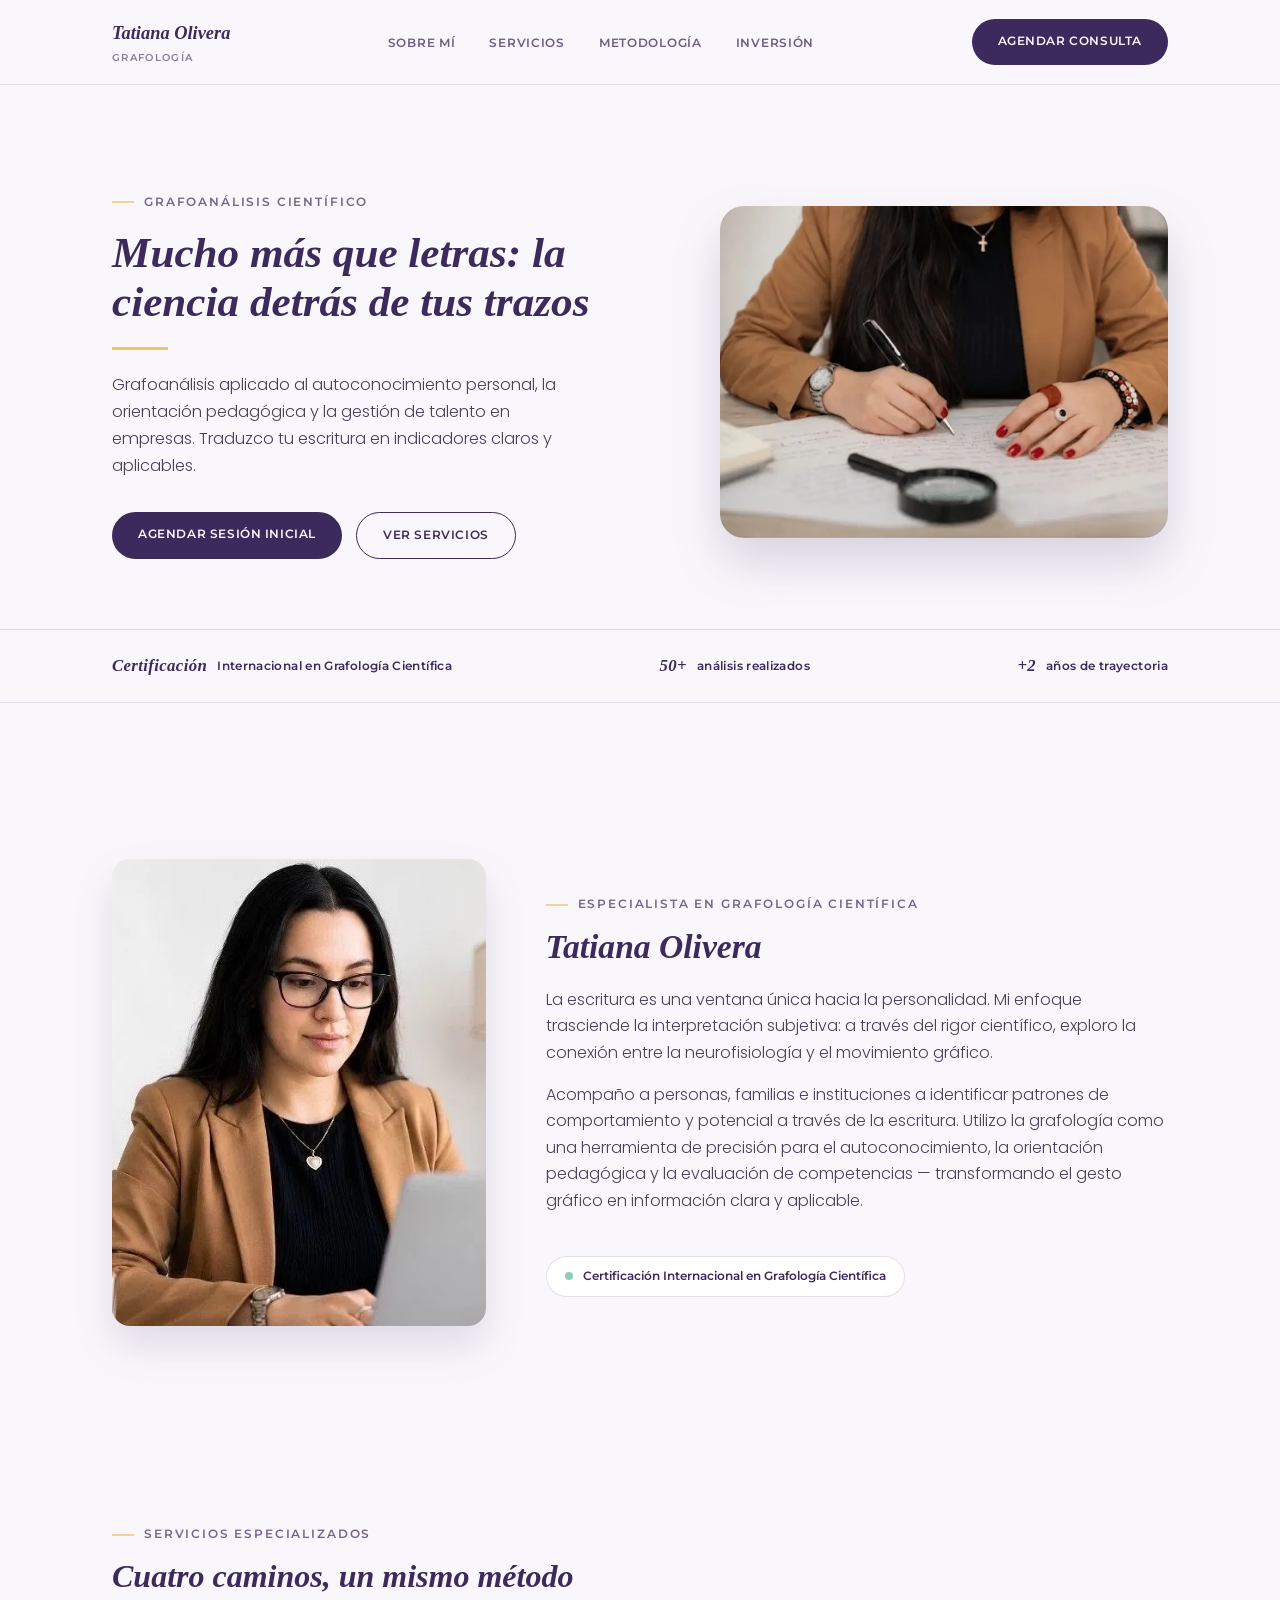
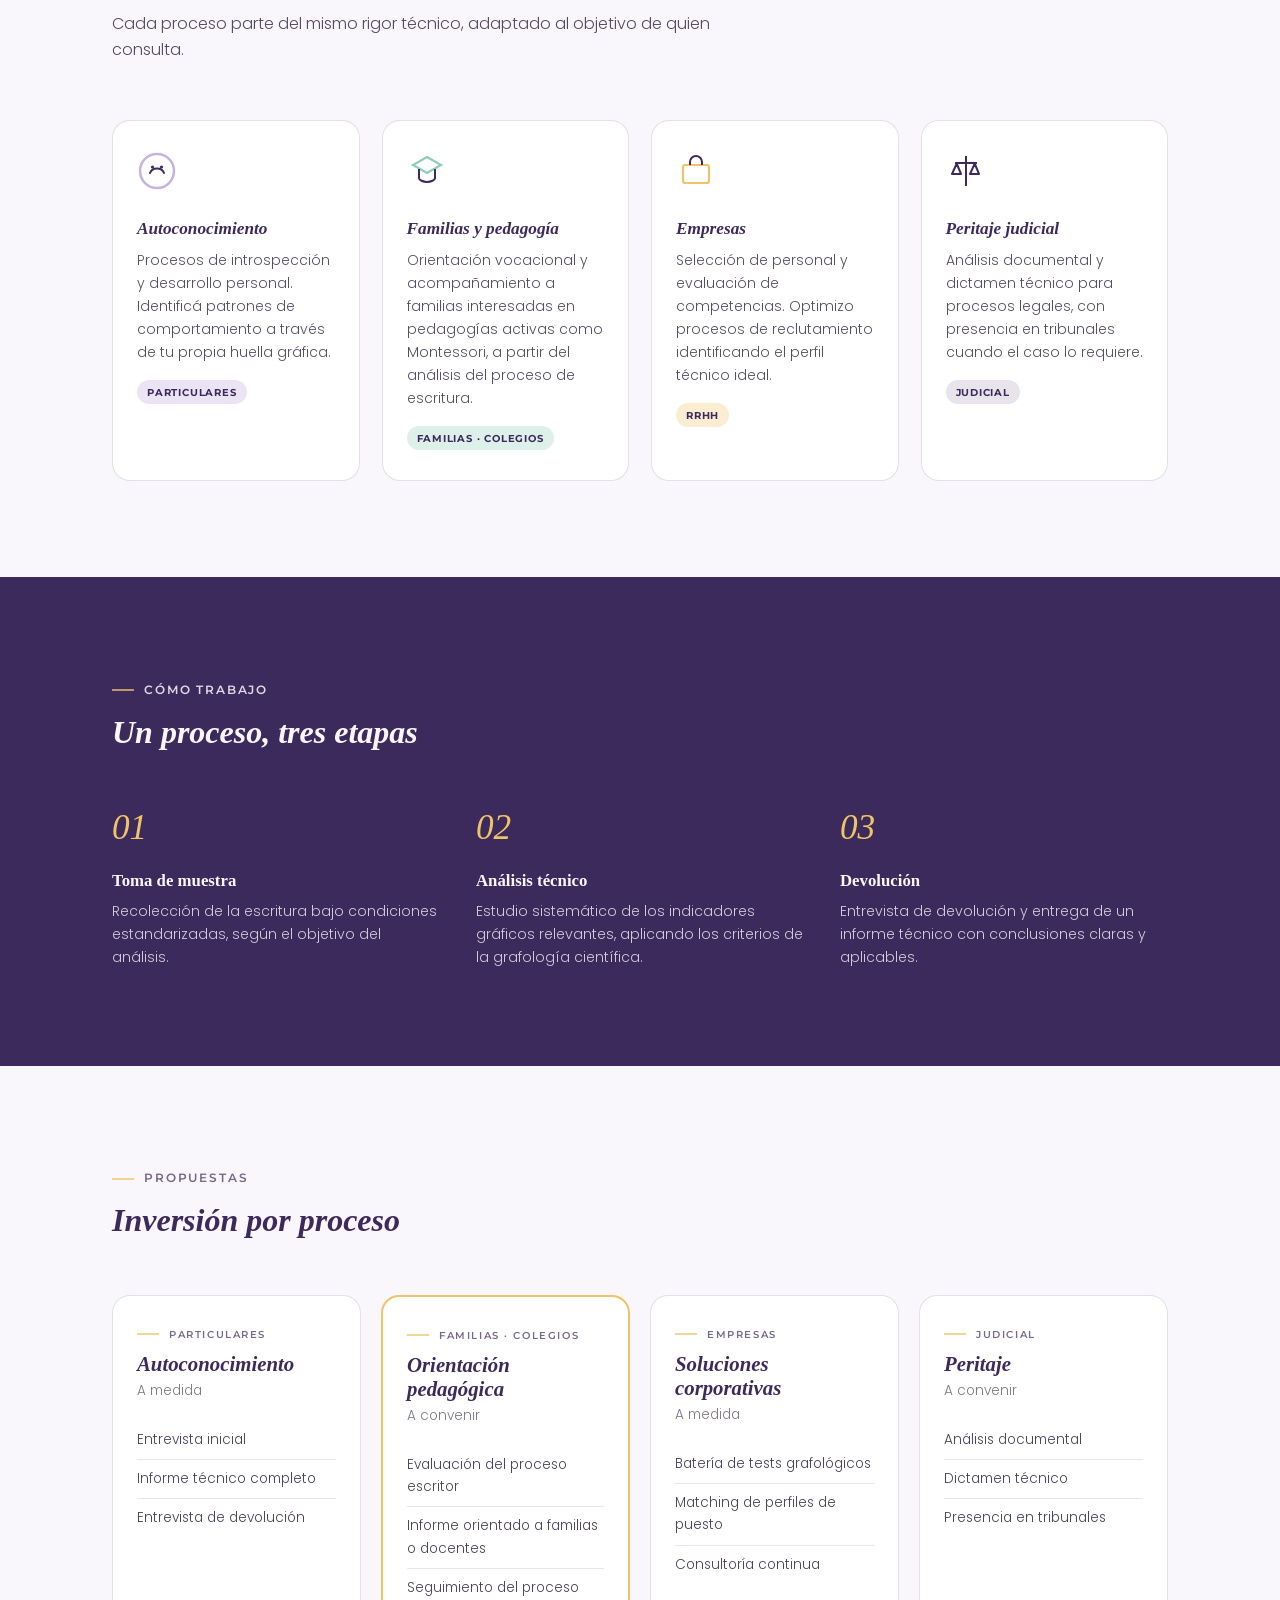
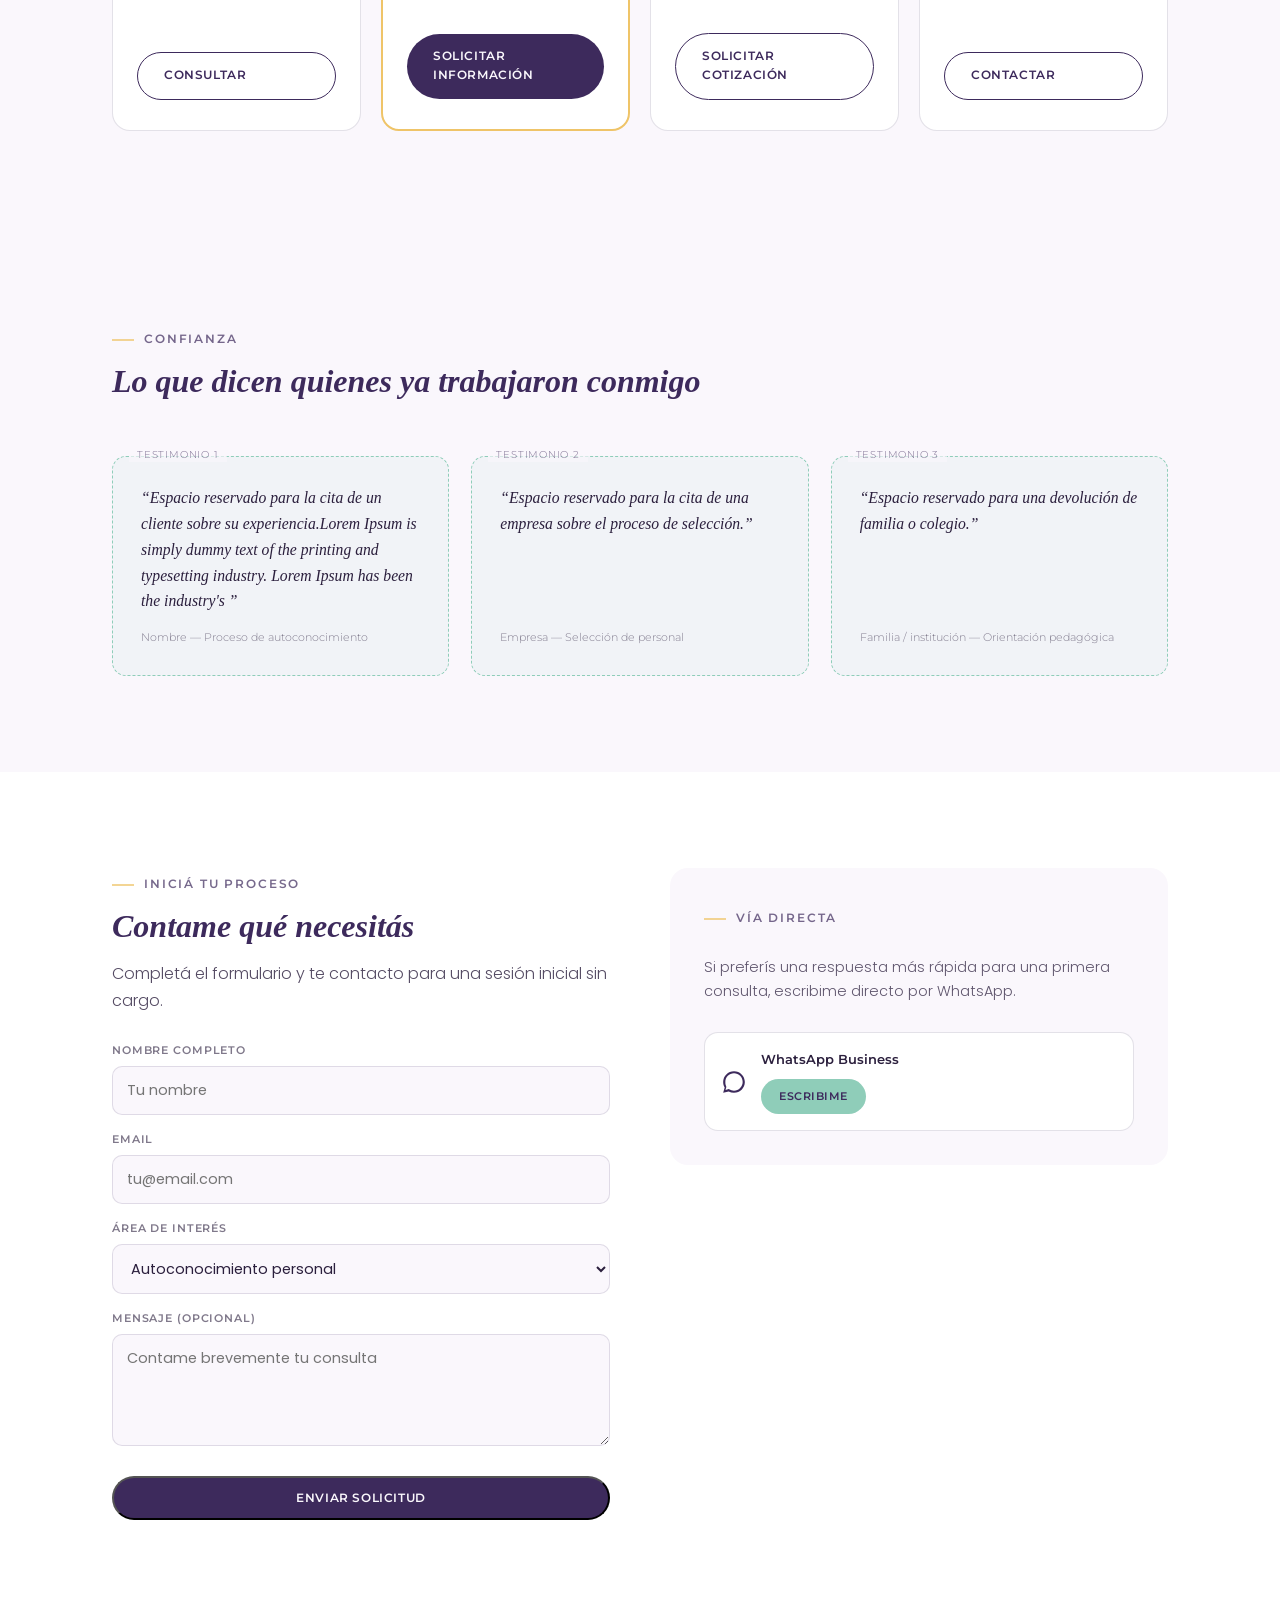
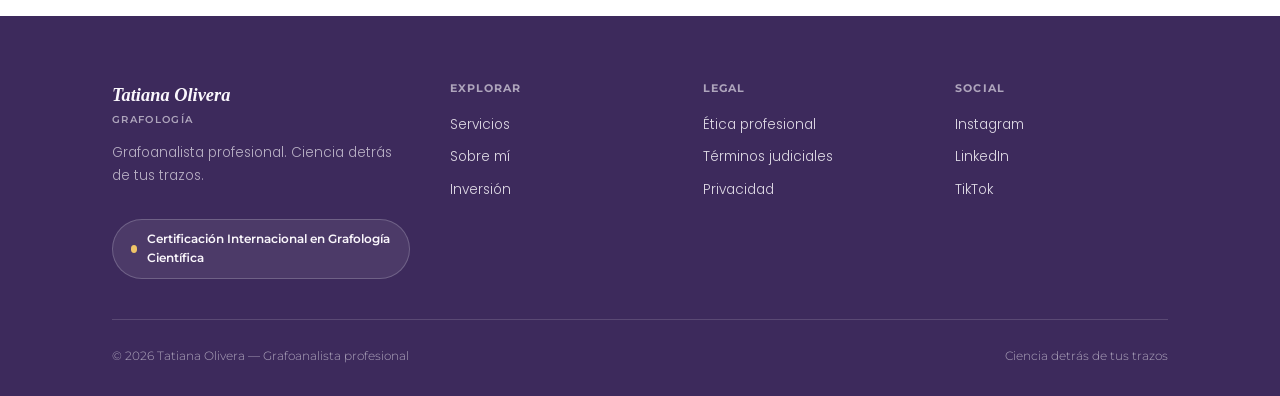
<file: index.html>
<!DOCTYPE html>
<html lang="es">
<head>
<meta charset="UTF-8">
<meta name="viewport" content="width=device-width, initial-scale=1.0">
 

<title>Tatiana Olivera · Grafología Científica</title>
<meta name="description" content="Grafoanálisis científico aplicado al autoconocimiento personal, la orientación pedagógica, la selección de personal (RRHH) y el peritaje judicial. Agendá tu sesión inicial con Tatiana Olivera.">
<meta name="theme-color" content="#3D2A5C">
<link rel="canonical" href="https://to-grafologia.netlify.app/">
 
<!-- Open Graph -->
<meta property="og:type" content="website">
<meta property="og:locale" content="es_AR">
<meta property="og:site_name" content="Tatiana Olivera · Grafología">
<meta property="og:title" content="Tatiana Olivera · Grafología Científica">
<meta property="og:description" content="Grafoanálisis aplicado al autoconocimiento, la orientación pedagógica y la gestión de talento en empresas.">
<meta property="og:url" content="https://to-grafologia.netlify.app/">

<meta property="og:image" content="https://to-grafologia.netlify.app/assets/Handwritting.webp">
 
<!-- Twitter/X Card -->
<meta name="twitter:card" content="summary_large_image">
<meta name="twitter:title" content="Tatiana Olivera · Grafología Científica">
<meta name="twitter:description" content="Grafoanálisis científico para autoconocimiento, familias, empresas y peritaje judicial.">
<meta name="twitter:image" content="https://to-grafologia.netlify.app/assets/Handwritting.webp">
<link rel="preconnect" href="https://fonts.bunny.net">
<link href="https://fonts.bunny.net/css?family=montserrat:500,600,700|noto-serif-display:500,500i,600,600i|poppins:300,400,500,600" rel="stylesheet" />
<link rel="stylesheet" href="styles.css">
 
<!-- Datos estructurados para buscadores -->
<script type="application/ld+json">
{
  "@context": "https://schema.org",
  "@type": "ProfessionalService",
  "name": "Tatiana Olivera — Grafología Científica",
  "description": "Grafoanálisis científico para autoconocimiento personal, orientación pedagógica, selección de personal (RRHH) y peritaje judicial.",
  "url": "https://to-grafologia.netlify.app/",
  "sameAs": [
    "https://www.instagram.com/to.grafologia",
    "https://www.linkedin.com/in/tatiana-olivera-139324359",
    "https://www.tiktok.com/@to.grafologia"
  ]
}
</script>
<body>

<header>
  <nav class="wrap">
    <div class="logo">
      <a href="#" style="text-decoration: none;">Tatiana Olivera</a>
      <span>Grafología</span>
    </div>
    
    <!-- Enlaces escritorio -->
    <ul class="navlinks">
      <li><a href="#sobre-mi">Sobre mí</a></li>
      <li><a href="#servicios">Servicios</a></li>
      <li><a href="#metodologia">Metodología</a></li>
      <li><a href="#inversion">Inversión</a></li> 
    </ul>

    <!-- Botón escritorio -->
    <a href="#contacto" class="btn btn-primary nav-cta">Agendar consulta</a>

    <!-- Botón hamburguesa (Mobile) -->
    <button class="nav-toggle" id="nav-toggle" aria-label="Abrir menú" aria-expanded="false">
      <span></span>
      <span></span>
      <span></span>
    </button>
  </nav>

  <!-- Desplegable Mobile -->
  <div class="mobile-menu" id="mobile-menu">
    <ul class="mobile-menu-links">
      <li><a href="#sobre-mi" class="mobile-link">Sobre mí</a></li>
      <li><a href="#servicios" class="mobile-link">Servicios</a></li>
      <li><a href="#metodologia" class="mobile-link">Metodología</a></li>
      <li><a href="#inversion" class="mobile-link">Inversión</a></li>
    </ul>
    <a href="#contacto" class="btn btn-primary mobile-link">Agendar consulta</a>
  </div>
</header>

<section class="hero">
  <div class="wrap">
    <div data-reveal>
      <span class="eyebrow">Grafoanálisis científico</span>
      <h1>Mucho más que letras: la ciencia detrás de tus trazos</h1>
      <hr class="rule">
      <p class="lead">Grafoanálisis aplicado al autoconocimiento personal, la orientación pedagógica y la gestión de talento en empresas. Traduzco tu escritura en indicadores claros y aplicables.</p>
      <div class="hero-ctas">
        <a href="#contacto" class="btn btn-primary">Agendar sesión inicial</a>
        <a href="#servicios" class="btn btn-ghost">Ver servicios</a>
      </div>
    </div>
    <div data-reveal class="hero-photo-wrap">
      <img class="hero-illustration" fetchpriority="high" alt="Análisis grafológico: lupa y muestra manuscrita" src="assets/Handwritting.webp">
    </div>
  </div>
  <div class="trustbar">
    <div class="wrap">
      <span class="trust-item"><b>Certificación</b> Internacional en Grafología Científica</span>
      <span class="trust-item"><b>50+</b> análisis realizados</span>
      <span class="trust-item"><b>+2</b> años de trayectoria</span>
    </div>
  </div>
</section>
<!--Sección Sobre Mi-->
<section class="about" id="sobre-mi">
  <div class="wrap">
    <img class="photo-block" loading="lazy" data-reveal alt="Retrato de Tatiana Olivera" src="assets/retrato-Tatiana.webp" decoding="async">
    <div data-reveal>
      <span class="eyebrow">Especialista en grafología científica</span>
      <h2>Tatiana Olivera</h2>
      <p>La escritura es una ventana única hacia la personalidad. Mi enfoque trasciende la interpretación subjetiva: a través del rigor científico, exploro la conexión entre la neurofisiología y el movimiento gráfico.</p>
      <p>Acompaño a personas, familias e instituciones a identificar patrones de comportamiento y potencial a través de la escritura. Utilizo la grafología como una herramienta de precisión para el autoconocimiento, la orientación pedagógica y la evaluación de competencias — transformando el gesto gráfico en información clara y aplicable.</p>
      <div class="cert-badge"><span class="dot"></span> Certificación Internacional en Grafología Científica</div>
    </div>
  </div>
</section>

<!--Sección Servicios-->
<section id="servicios">
  <div class="wrap">
    <div class="section-head" data-reveal>
      <span class="eyebrow">Servicios especializados</span>
      <h2>Cuatro caminos, un mismo método</h2>
      <p>Cada proceso parte del mismo rigor técnico, adaptado al objetivo de quien consulta.</p>
    </div>
    <div class="services-grid" data-reveal>
      <div class="service-card">
        <svg class="service-icon" viewBox="0 0 40 40"><circle cx="20" cy="20" r="17" fill="none" stroke="#C6B3E0" stroke-width="2.5"/><path d="M13 22c2-6 12-6 14 0" stroke="#3D2A5C" stroke-width="2" fill="none" stroke-linecap="round"/><circle cx="15.5" cy="16" r="1.6" fill="#3D2A5C"/><circle cx="24.5" cy="16" r="1.6" fill="#3D2A5C"/></svg>
        <h3>Autoconocimiento</h3>
        <p>Procesos de introspección y desarrollo personal. Identificá patrones de comportamiento a través de tu propia huella gráfica.</p>
        <span class="tag" style="background:rgba(198,179,224,0.35); color:var(--eggplant);">Particulares</span>
      </div>
      <div class="service-card">
        <svg class="service-icon" viewBox="0 0 40 40"><path d="M20 6 L34 14 L20 22 L6 14 Z" fill="none" stroke="#8FCDB9" stroke-width="2.2"/><path d="M12 18v9c0 2 4 4 8 4s8-2 8-4v-9" fill="none" stroke="#3D2A5C" stroke-width="2"/></svg>
        <h3>Familias y pedagogía</h3>
        <p>Orientación vocacional y acompañamiento a familias interesadas en pedagogías activas como Montessori, a partir del análisis del proceso de escritura.</p>
        <span class="tag" style="background:rgba(143,205,185,0.3); color:var(--eggplant);">Familias · Colegios</span>
      </div>
      <div class="service-card">
        <svg class="service-icon" viewBox="0 0 40 40"><rect x="7" y="14" width="26" height="18" rx="2" fill="none" stroke="#EFC468" stroke-width="2.2"/><path d="M14 14v-3a6 6 0 0 1 12 0v3" fill="none" stroke="#3D2A5C" stroke-width="2"/></svg>
        <h3>Empresas</h3>
        <p>Selección de personal y evaluación de competencias. Optimizo procesos de reclutamiento identificando el perfil técnico ideal.</p>
        <span class="tag" style="background:rgba(239,196,104,0.3); color:var(--eggplant);">RRHH</span>
      </div>
      <div class="service-card">
        <svg class="service-icon" viewBox="0 0 40 40"><path d="M20 5v30M9 12h22M11 12l-5 11h9l-4.5-11zM29 12l-5 11h9l-4.5-11z" fill="none" stroke="#3D2A5C" stroke-width="2" stroke-linejoin="round"/></svg>
        <h3>Peritaje judicial</h3>
        <p>Análisis documental y dictamen técnico para procesos legales, con presencia en tribunales cuando el caso lo requiere.</p>
        <span class="tag" style="background:rgba(61,42,92,0.12); color:var(--eggplant);">Judicial</span>
      </div>
    </div>
  </div>
</section>

<!--Sección Metodologia-->
<section class="method" id="metodologia">
  <div class="wrap">
    <span class="eyebrow">Cómo trabajo</span>
    <h2 data-reveal>Un proceso, tres etapas</h2>
    <div class="method-steps" data-reveal>
      <div class="method-step">
        <span class="num">01</span>
        <h3>Toma de muestra</h3>
        <p>Recolección de la escritura bajo condiciones estandarizadas, según el objetivo del análisis.</p>
      </div>
      <div class="method-step">
        <span class="num">02</span>
        <h3>Análisis técnico</h3>
        <p>Estudio sistemático de los indicadores gráficos relevantes, aplicando los criterios de la grafología científica.</p>
      </div>
      <div class="method-step">
        <span class="num">03</span>
        <h3>Devolución</h3>
        <p>Entrevista de devolución y entrega de un informe técnico con conclusiones claras y aplicables.</p>
      </div>
    </div>
  </div>
</section>

<section id="inversion">
  <div class="wrap">
    <div class="section-head" data-reveal>
      <span class="eyebrow">Propuestas</span>
      <h2>Inversión por proceso</h2>
    </div>
    <div class="pricing-grid" data-reveal>
      <div class="price-card">
        <span class="eyebrow">Particulares</span>
        <h3>Autoconocimiento</h3>
        <span style="opacity:0.6; font-size:0.85rem;">A medida</span>
        <ul>
          <li>Entrevista inicial</li>
          <li>Informe técnico completo</li>
          <li>Entrevista de devolución</li>
        </ul>
        <a href="#contacto" class="btn btn-ghost">Consultar</a>
      </div>
      <div class="price-card featured">
        <span class="eyebrow">Familias · Colegios</span>
        <h3>Orientación pedagógica</h3>
        <span style="opacity:0.6; font-size:0.85rem;">A convenir</span>
        <ul>
          <li>Evaluación del proceso escritor</li>
          <li>Informe orientado a familias o docentes</li>
          <li>Seguimiento del proceso</li>
        </ul>
        <a href="#contacto" class="btn btn-primary">Solicitar información</a>
      </div>
      <div class="price-card">
        <span class="eyebrow">Empresas</span>
        <h3>Soluciones corporativas</h3>
        <span style="opacity:0.6; font-size:0.85rem;">A medida</span>
        <ul>
          <li>Batería de tests grafológicos</li>
          <li>Matching de perfiles de puesto</li>
          <li>Consultoría continua</li>
        </ul>
        <a href="#contacto" class="btn btn-ghost">Solicitar cotización</a>
      </div>
      <div class="price-card">
        <span class="eyebrow">Judicial</span>
        <h3>Peritaje</h3>
        <span style="opacity:0.6; font-size:0.85rem;">A convenir</span>
        <ul>
          <li>Análisis documental</li>
          <li>Dictamen técnico</li>
          <li>Presencia en tribunales</li>
        </ul>
        <a href="#contacto" class="btn btn-ghost">Contactar</a>
      </div>
    </div>
  </div>
</section>
<!--Sección Testimonios-->
<section>
  <div class="wrap">
    <div class="section-head" data-reveal>
      <span class="eyebrow">Confianza</span>
      <h2>Lo que dicen quienes ya trabajaron conmigo</h2>
    </div>
    <div class="testi-grid" data-reveal>
      <div class="testi-card placeholder" data-label="Testimonio 1"><p>“Espacio reservado para la cita de un cliente sobre su experiencia.Lorem Ipsum is simply dummy text of the printing and typesetting industry. Lorem Ipsum has been the industry's ”</p><span>Nombre — Proceso de autoconocimiento</span></div>
      <div class="testi-card placeholder" data-label="Testimonio 2"><p>“Espacio reservado para la cita de una empresa sobre el proceso de selección.”</p><span>Empresa — Selección de personal</span></div>
      <div class="testi-card placeholder" data-label="Testimonio 3"><p>“Espacio reservado para una devolución de familia o colegio.”</p><span>Familia / institución — Orientación pedagógica</span></div>
    </div>
    <!-- <div class="logos-strip placeholder" data-label="Logos institucionales">Espacio para sumar logos de empresas y colegios a medida que se concreten colaboraciones</div> -->
  </div>
</section>

<!--<section id="blog">
  <div class="wrap">
    <div class="section-head" data-reveal>
      <span class="eyebrow">Reflexiones y ciencia</span>
      <h2>El diario de grafoanálisis</h2>
    </div>
    <div class="blog-grid" data-reveal>
      <div class="blog-card">
        <div class="blog-thumb placeholder" data-label="Imagen"></div>
        <div class="blog-body"><span class="eyebrow">Curiosidad cerebral</span><h3>¿Por qué garabateamos? Mensajes ocultos del cerebro</h3></div>
      </div>
      <div class="blog-card">
        <div class="blog-thumb placeholder" data-label="Imagen"></div>
        <div class="blog-body"><span class="eyebrow">RRHH</span><h3>Grafología en selección de personal: mitos y realidades</h3></div>
      </div>
      <div class="blog-card">
        <div class="blog-thumb placeholder" data-label="Imagen"></div>
        <div class="blog-body"><span class="eyebrow">Neurociencia</span><h3>La neurofisiología del trazo firme</h3></div>
      </div>
    </div>
    <p class="blog-note">Nota de implementación: cada tarjeta debería enlazar a un artículo real e indexable, no a un ancla vacía.</p>
  </div>
</section>
-->

<!--Sección contacto-->
<section class="contact" id="contacto">
  <div class="wrap">
    <div data-reveal>
      <span class="eyebrow">Iniciá tu proceso</span>
      <h2>Contame qué necesitás</h2>
      <p>Completá el formulario y te contacto para una sesión inicial sin cargo.</p>
      <form id="contact-form" name="contacto" method="POST" action="/" netlify data-netlify="true" netlify-honeypot="bot-field">
  <input type="hidden" name="form-name" value="contacto">
  
  <p class="hidden" style="display:none;">
    <label>No llenar este campo: <input name="bot-field"></label>
  </p>
  
  <div>
    <label for="nombre">Nombre completo</label>
    <input id="nombre" name="nombre" type="text" placeholder="Tu nombre" required>
  </div>
  
  <div>
    <label for="email">Email</label>
    <input id="email" name="email" type="email" placeholder="tu@email.com" required>
  </div>
  
  <div>
    <label for="area">Área de interés</label>
    <select id="area" name="area">
      <option value="Autoconocimiento personal">Autoconocimiento personal</option>
      <option value="Familias / orientación pedagógica">Familias / orientación pedagógica</option>
      <option value="Selección de personal (RRHH)">Selección de personal (RRHH)</option>
      <option value="Peritaje judicial">Peritaje judicial</option>
    </select>
  </div>
  
  <div>
    <label for="mensaje">Mensaje (opcional)</label>
    <textarea id="mensaje" name="mensaje" rows="4" placeholder="Contame brevemente tu consulta"></textarea>
  </div>
  
  <button type="submit" class="btn btn-primary" style="margin-top:6px; cursor:pointer;">Enviar solicitud</button>
  
  <div id="form-feedback" class="form-alert" role="alert"></div>
</form>
    </div>
    <div class="contact-side" data-reveal>
      <span class="eyebrow">Vía directa</span>
      <p style="margin-top:14px; opacity:0.75; font-size:0.9rem;">Si preferís una respuesta más rápida para una primera consulta, escribime directo por WhatsApp.</p>
      <div class="wa-box">
        <svg width="26" height="26" viewBox="0 0 24 24" fill="#3D2A5C"><path d="M12 2C6.48 2 2 6.48 2 12c0 1.85.5 3.58 1.38 5.07L2 22l5.07-1.32A9.94 9.94 0 0 0 12 22c5.52 0 10-4.48 10-10S17.52 2 12 2zm0 18c-1.65 0-3.18-.47-4.48-1.28l-.32-.19-3.02.79.8-2.94-.2-.3A7.94 7.94 0 0 1 4 12c0-4.41 3.59-8 8-8s8 3.59 8 8-3.59 8-8 8z"/></svg>
        <div>
          <div style="font-family:'Montserrat',sans-serif; font-weight:600; font-size:0.82rem;">WhatsApp Business</div>
          <a href="https://wa.me/59897101624/?text=Hola%21%20Me%20interesa%20obtener%20más%20información" class="btn btn-whatsapp" style="margin-top:8px; padding:9px 18px; font-size:0.68rem;">Escribime</a>
        </div>
      </div>
    </div>
  </div>
</section>

<!--FOOTER-->
<footer>
  <div class="wrap">
    <div class="footer-grid">
      <div>
        <div class="logo" style="color:var(--cream);">Tatiana Olivera<span style="opacity:0.6;">Grafología</span></div>
        <p style="opacity:0.65; font-size:0.85rem; margin-top:14px; max-width:280px;">Grafoanalista profesional. Ciencia detrás de tus trazos.</p>
        <div class="cert-badge" style="background:rgba(250,247,252,0.08); border-color:rgba(250,247,252,0.2); color:var(--cream); margin-top:18px;"><span class="dot" style="background:var(--yellow);"></span> Certificación Internacional en Grafología Científica</div>
      </div>
      <div>
        <h4>Explorar</h4>
        <a href="#servicios">Servicios</a><a href="#sobre-mi">Sobre mí</a><a href="#inversion">Inversión</a>
      </div>
      <div>
        <h4>Legal</h4>
        <a href="#">Ética profesional</a><a href="#">Términos judiciales</a><a href="#">Privacidad</a>
      </div>
      <div>
        <h4>Social</h4>
        <a href="https://www.instagram.com/to.grafologia">Instagram</a>
        <a href="https://www.linkedin.com/in/tatiana-olivera-139324359">LinkedIn</a>
        <a href="https://www.tiktok.com/@to.grafologia">TikTok</a>
      </div>
    </div>
    <div class="footer-bottom">
      <span>© 2026 Tatiana Olivera — Grafoanalista profesional</span>
      <span>Ciencia detrás de tus trazos</span>
    </div>
  </div>
</footer>

<!-- Botón Volver Arriba -->
<button class="back-to-top" id="back-to-top" aria-label="Volver arriba">
  <svg width="20" height="20" viewBox="0 0 24 24" fill="none" stroke="currentColor" stroke-width="2.5" stroke-linecap="round" stroke-linejoin="round">
    <polyline points="18 15 12 9 6 15"></polyline>
  </svg>
</button>

<script>
  const els = document.querySelectorAll('[data-reveal]');
  const io = new IntersectionObserver((entries)=>{
    entries.forEach(e=>{ if(e.isIntersecting){ e.target.classList.add('in'); io.unobserve(e.target);} });
  }, {threshold:0.12});
  els.forEach(el=>io.observe(el));
  document.getElementById('contact-form').addEventListener('submit', function(e) {
  e.preventDefault();

  const form = this;
  const submitBtn = form.querySelector('button[type="submit"]');
  const feedback = document.getElementById('form-feedback');
  const data = new FormData(form);

  submitBtn.disabled = true;
  submitBtn.textContent = 'Enviando...';
  feedback.className = 'form-alert';
  feedback.textContent = '';

  fetch('/', {
    method: 'POST',
    headers: { 'Content-Type': 'application/x-www-form-urlencoded' },
    body: new URLSearchParams(data).toString()
  })
    .then(response => {
      if (!response.ok) {
        throw new Error('Error al enviar la solicitud.');
      }
      form.reset();
      feedback.textContent = '¡Mensaje enviado con éxito! Te contactaré pronto.';
      feedback.classList.add('success');
    })
    .catch(error => {
      console.error(error);
      feedback.textContent = 'Hubo un error al enviar el formulario. Por favor, intenta de nuevo o escribe por WhatsApp.';
      feedback.classList.add('error');
    })
    .finally(() => {
      submitBtn.disabled = false;
      submitBtn.textContent = 'Enviar solicitud';
    });
});

// Lógica de Menú Hamburguesa Mobile
  const navToggle = document.getElementById('nav-toggle');
  const mobileMenu = document.getElementById('mobile-menu');
  const mobileLinks = document.querySelectorAll('.mobile-link');

  navToggle.addEventListener('click', () => {
    const isOpen = navToggle.classList.toggle('open');
    mobileMenu.classList.toggle('open');
    navToggle.setAttribute('aria-expanded', isOpen);
  });

  // Cerrar el menú al hacer clic en cualquier enlace
  mobileLinks.forEach(link => {
    link.addEventListener('click', () => {
      navToggle.classList.remove('open');
      mobileMenu.classList.remove('open');
      navToggle.setAttribute('aria-expanded', 'false');
    });
  });

  // Lógica de Botón "Volver Arriba" 
  const backToTopBtn = document.getElementById('back-to-top');

  window.addEventListener('scroll', () => {
    if (window.scrollY > 350) {
      backToTopBtn.classList.add('visible');
    } else {
      backToTopBtn.classList.remove('visible');
    }
  });

  backToTopBtn.addEventListener('click', () => {
    window.scrollTo({
      top: 0,
      behavior: 'smooth'
    });
  });
</script>

</body>
</html>
</file>
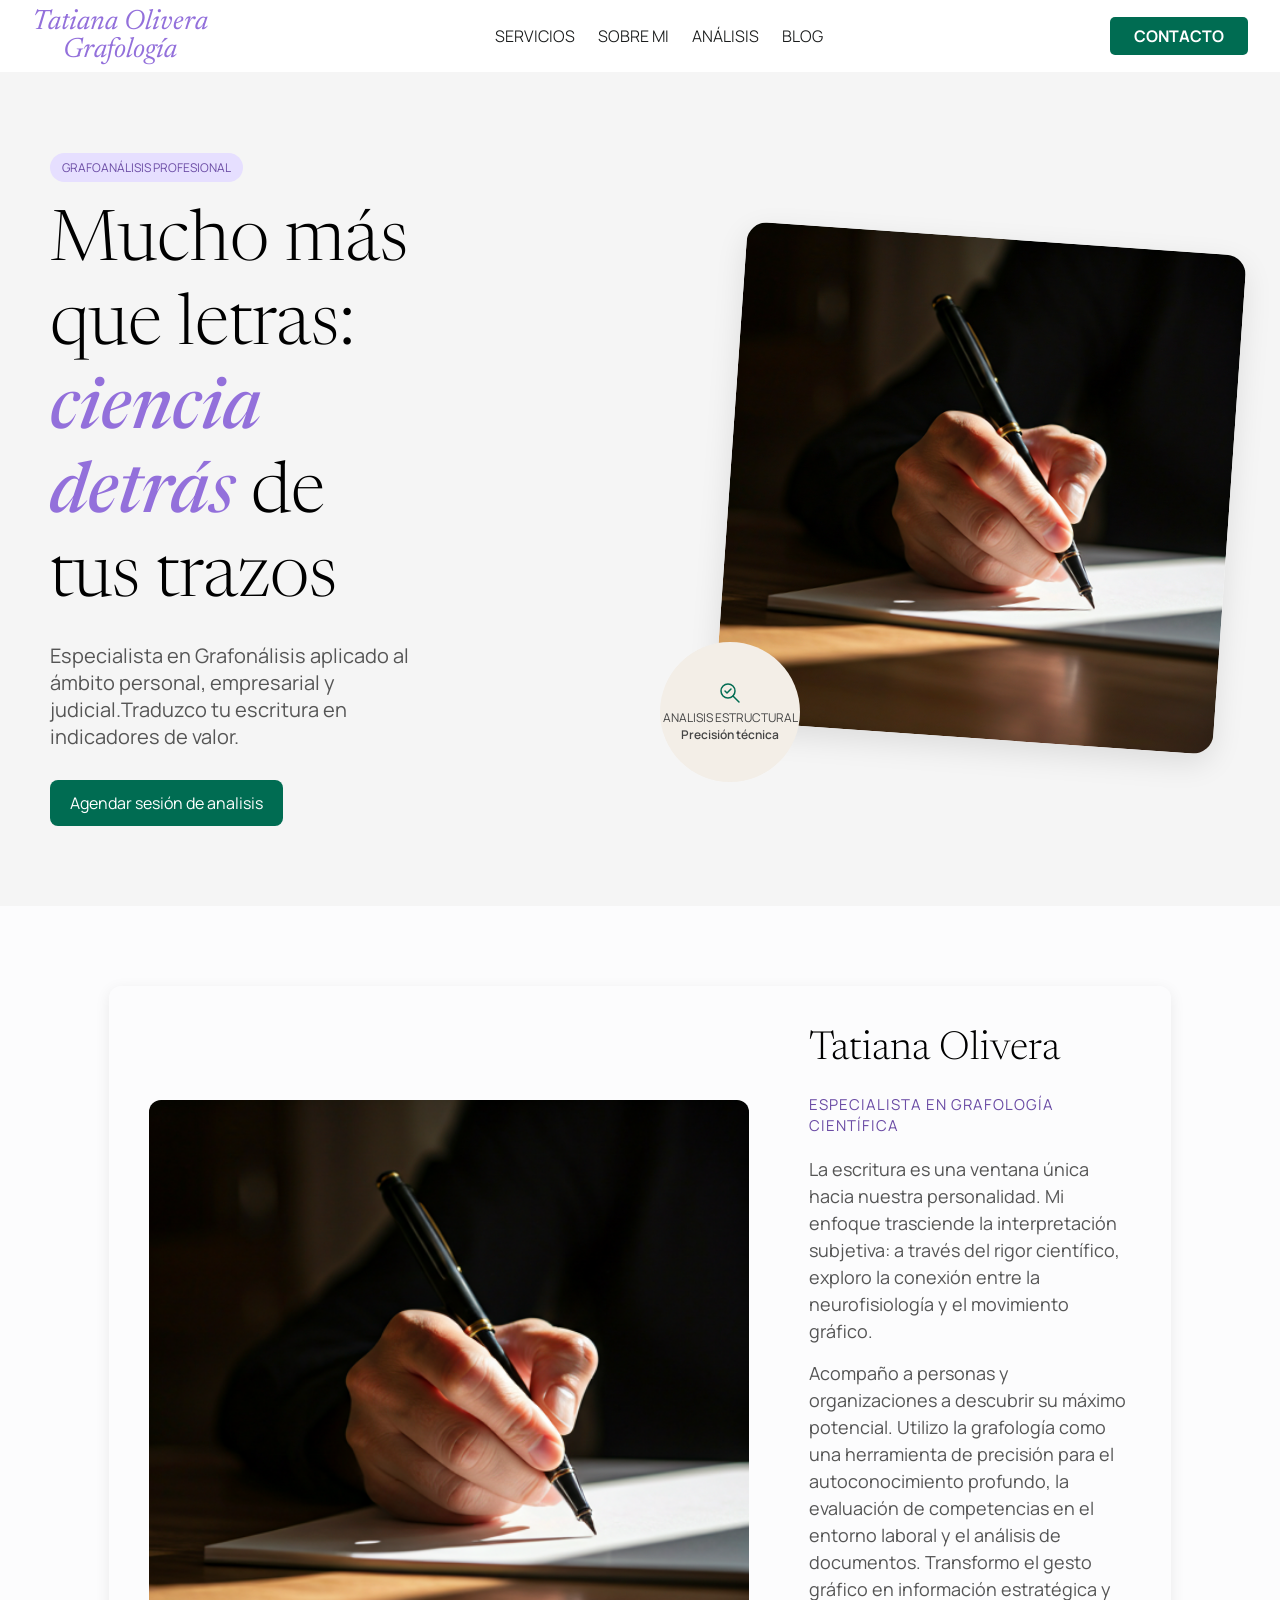
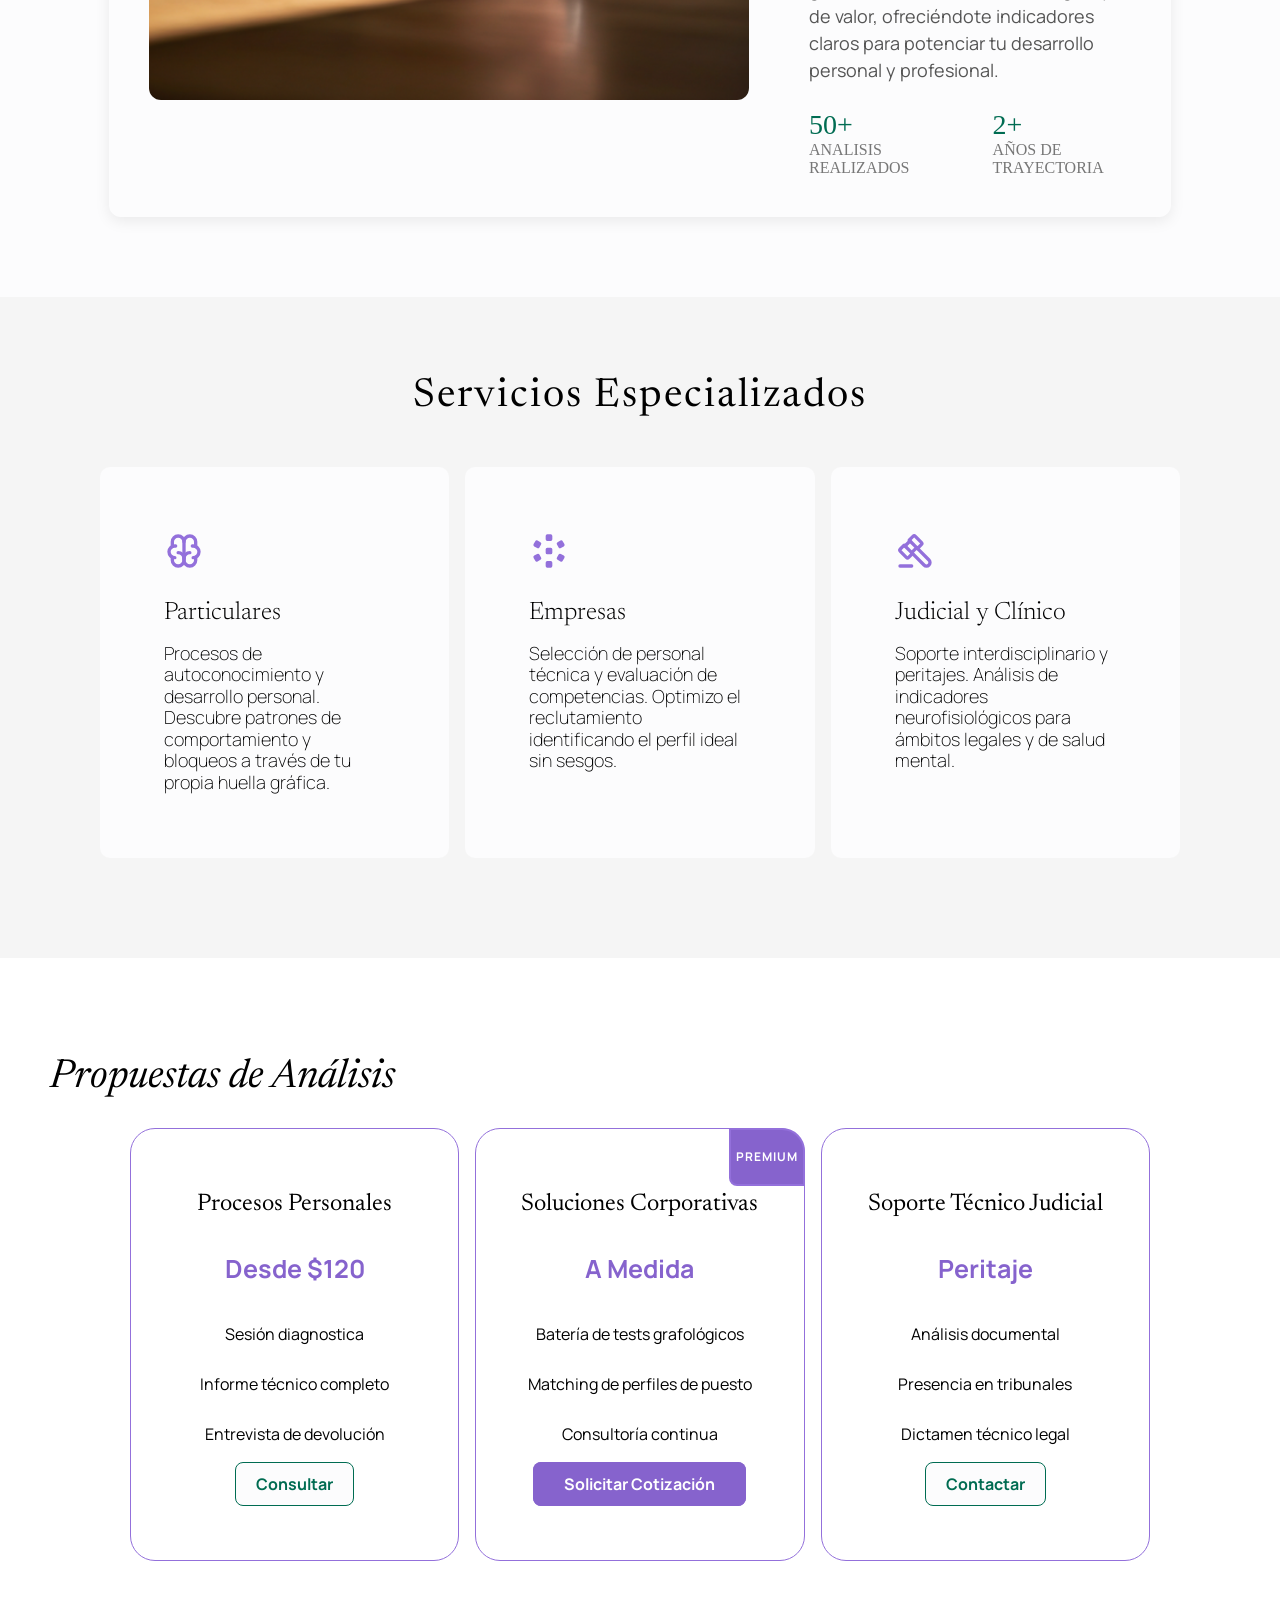
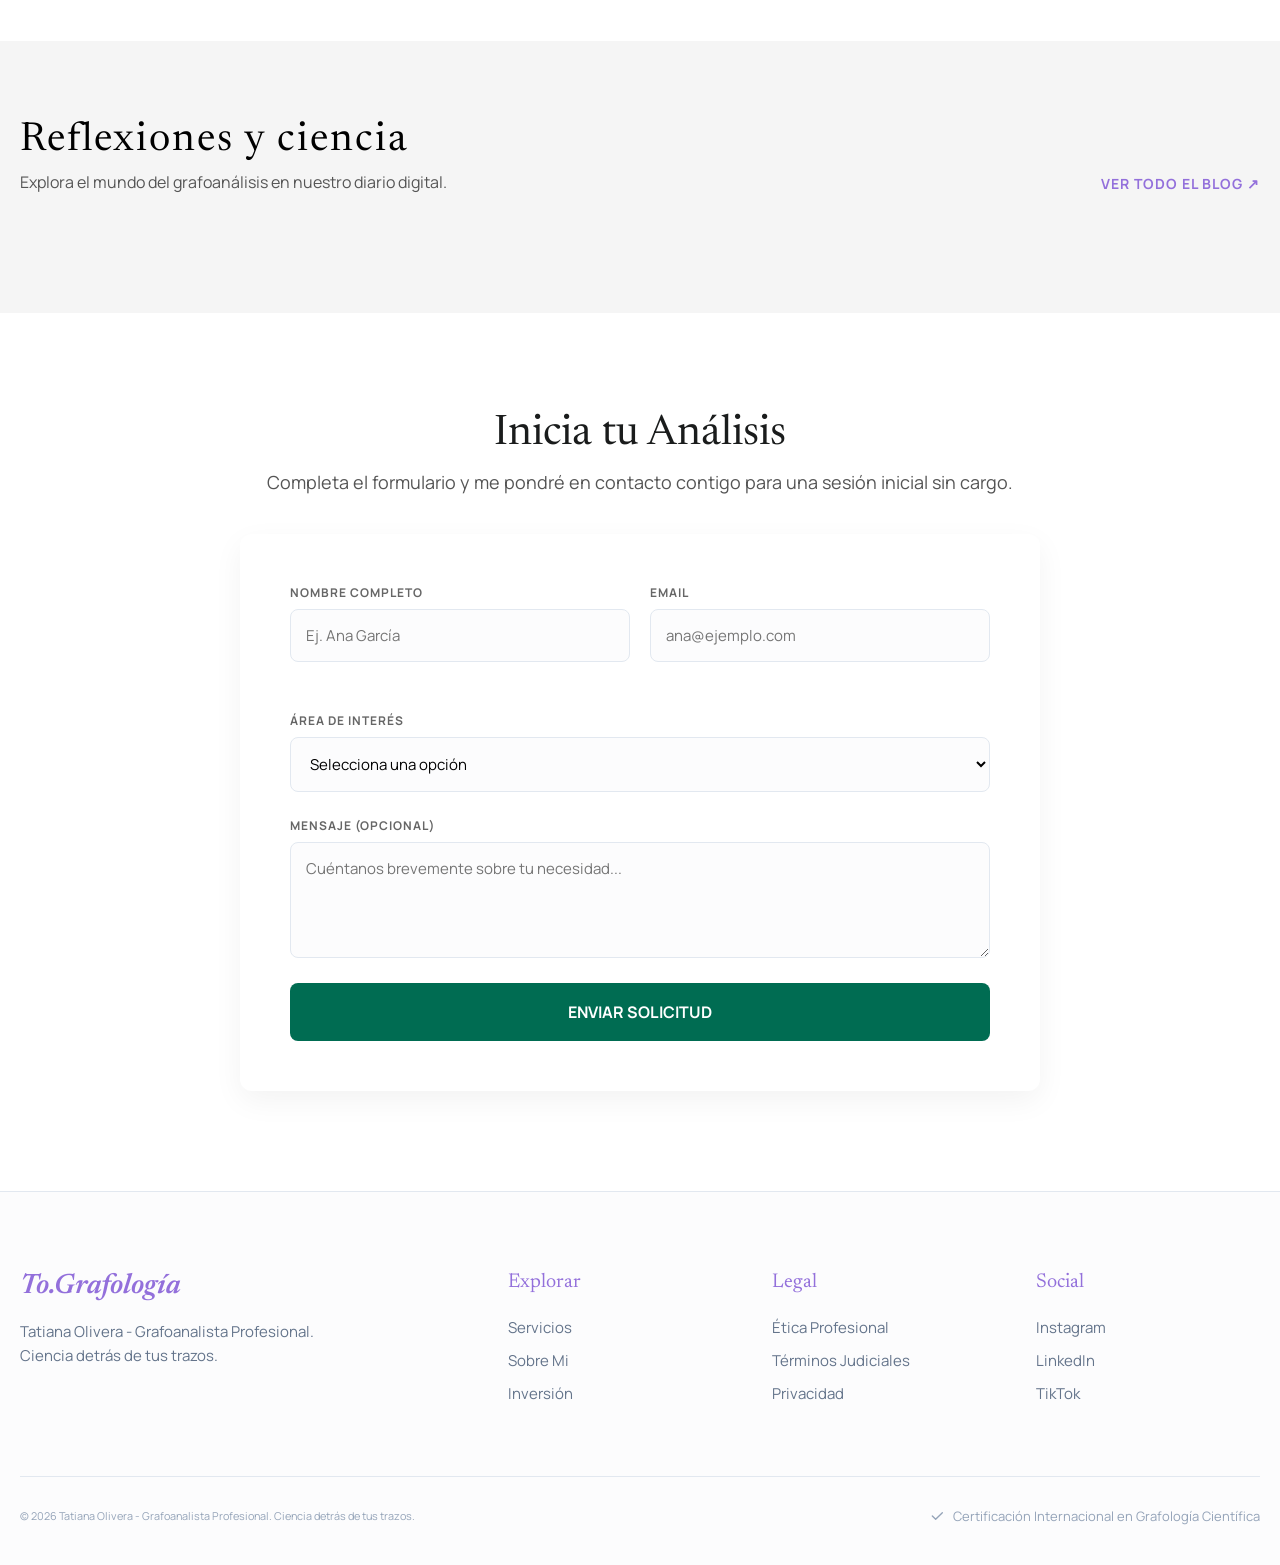
<file: frontend/index.html>
<!DOCTYPE HTML>
<html lang="es">
<head>
    <title>
        TO - Grafología
    </title>
    <meta charset="UTF-8">
    <meta name="viewport" content="width=device-width, initial-scale=1.0">
    <link rel="stylesheet" href="./styles.css">
    <link rel="preconnect" href="https://fonts.googleapis.com">
    <link rel="preconnect" href="https://fonts.gstatic.com" crossorigin>
    <link href="https://fonts.googleapis.com/css2?family=Manrope:wght@200..800&family=Newsreader:ital,opsz,wght@0,6..72,200..800;1,6..72,200..800&display=swap" rel="stylesheet">
    <link href="https://fonts.googleapis.com/css2?family=Playfair+Display:ital,wght@0,400..900;1,400..900&display=swap" rel="stylesheet">
    <link rel="icon" href="to_logo.png">
    <script type="module" src="blog.js"></script>
</head>

<body>
 <header>
    <a href="#">
        <h2 class="logo-page">
            Tatiana Olivera
            <br>
            Grafología
        </h2>
    </a>

    <nav class="nav-search">
        <a href="#servicios">SERVICIOS</a>
        <a href="#sobre-mi">SOBRE MI</a>
        <a href="#inversion">ANÁLISIS</a>
        <a href="#blog">BLOG</a>
    </nav>

    <div class="boton-contacto">
        <a href="#contacto">CONTACTO</a>
    </div>
 </header>

 <main class="main-page">
    <section class="inicio">
        <div class="contenedor">
            <div class="texto">
                <span class="etiqueta">GRAFOANÁLISIS PROFESIONAL</span>
                <h1>
                    Mucho más que letras:
                    <span>ciencia detrás</span>
                    de tus trazos
                </h1>

                <p>
                    Especialista en Grafonálisis aplicado al ámbito personal, empresarial y judicial.Traduzco tu escritura en indicadores de valor.
                </p>
                <a href="#contacto" class="btn-agendar">Agendar sesión de analisis</a>
            </div>
            <div class="imagen">
                <img src="unnamed.png" alt="Imagen mano escribiendo">
                <div class="circulito">
                    <div class="contenido-circulito">
                        <svg xmlns="http://www.w3.org/2000/svg" width="24" height="24" viewBox="0 0 24 24" fill="none" stroke="currentColor" stroke-width="1.5" stroke-linecap="round" stroke-linejoin="round" class="icon icon-tabler icons-tabler-outline icon-tabler-zoom-check"><path stroke="none" d="M0 0h24v24H0z" fill="none" /><path d="M3 10a7 7 0 1 0 14 0a7 7 0 1 0 -14 0" /><path d="M21 21l-6 -6" /><path d="M7 10l2 2l4 -4" /></svg>
                        <p>ANALISIS ESTRUCTURAL<br><strong> Precisión técnica</strong></p>
                    </div>
                </div>
            </div>
        </div>
    </section>

    <section class="sobre-mi" id="sobre-mi">
        <div class="card-tati">
            <div class="imagen-tati">
                <img src="unnamed.png" alt="Imagen mano escribiendo">
            </div>
            
            <div class="texto">
                <h1>Tatiana Olivera</h1>
                <span class="titulo">ESPECIALISTA EN GRAFOLOGÍA CIENTÍFICA</span>
                <p>
                    La escritura es una ventana única hacia nuestra personalidad. Mi enfoque trasciende la interpretación subjetiva: a través del rigor científico, exploro la conexión entre la neurofisiología y el movimiento gráfico.
                </p>
                <p>
                    Acompaño a personas y organizaciones a descubrir su máximo potencial. Utilizo la grafología como una herramienta de precisión para el autoconocimiento profundo, la evaluación de competencias en el entorno laboral y el análisis de documentos. Transformo el gesto gráfico en información estratégica y de valor, ofreciéndote indicadores claros para potenciar tu desarrollo personal y profesional.
                </p>
                <div class="stats-analisis">
                    <div>
                        <span class="numbers">50+</span>
                        <span class="label">ANALISIS REALIZADOS</span>
                    </div>
                    <div>
                        <span class="numbers">2+</span>
                        <span class="label">AÑOS DE TRAYECTORIA</span>
                    </div>
                </div>
            </div>
        </div>
        
    </section>
    <section class="servicios" id="servicios">
        <div>
            <h2 class="servicios-titulo">Servicios Especializados</h2>
        </div>
        <footer>
            <article class="servicios-dedicados">
                <svg xmlns="http://www.w3.org/2000/svg" width="40" height="40" viewBox="0 0 24 24" fill="none" stroke="#9370db" stroke-width="2" stroke-linecap="round" stroke-linejoin="round" class="icon icon-tabler icons-tabler-outline icon-tabler-brain"><path stroke="none" d="M0 0h24v24H0z" fill="none" /><path d="M15.5 13a3.5 3.5 0 0 0 -3.5 3.5v1a3.5 3.5 0 0 0 7 0v-1.8" /><path d="M8.5 13a3.5 3.5 0 0 1 3.5 3.5v1a3.5 3.5 0 0 1 -7 0v-1.8" /><path d="M17.5 16a3.5 3.5 0 0 0 0 -7h-.5" /><path d="M19 9.3v-2.8a3.5 3.5 0 0 0 -7 0" /><path d="M6.5 16a3.5 3.5 0 0 1 0 -7h.5" /><path d="M5 9.3v-2.8a3.5 3.5 0 0 1 7 0v10" /></svg>
                <h3>Particulares</h3>
                <p>Procesos de autoconocimiento y desarrollo personal. Descubre patrones de comportamiento y bloqueos a través de tu propia huella gráfica.</p>
            </article>
            <article class="servicios-dedicados">
                <svg xmlns="http://www.w3.org/2000/svg" width="40" height="40" viewBox="0 0 24 24" fill="none" stroke="currentColor" stroke-width="2" stroke-linecap="round" stroke-linejoin="round" class="icon icon-tabler icons-tabler-outline icon-tabler-brand-denodo"><path stroke="none" d="M0 0h24v24H0z" fill="none" /><path d="M11 11h2v2h-2l0 -2" /><path d="M3.634 15.634l1.732 -1l1 1.732l-1.732 1l-1 -1.732" /><path d="M11 19h2v2h-2l0 -2" /><path d="M18.634 14.634l1.732 1l-1 1.732l-1.732 -1l1 -1.732" /><path d="M17.634 7.634l1.732 -1l1 1.732l-1.732 1l-1 -1.732" /><path d="M11 3h2v2h-2l0 -2" /><path d="M3.634 8.366l1 -1.732l1.732 1l-1 1.732l-1.732 -1" /></svg>
                <h3>Empresas</h3>
                <p>Selección de personal técnica y evaluación de competencias. Optimizo el reclutamiento identificando el perfil ideal sin sesgos.</p>
            </article>
            <article class="servicios-dedicados">
                <svg xmlns="http://www.w3.org/2000/svg" width="40" height="40" viewBox="0 0 24 24" fill="none" stroke="currentColor" stroke-width="2" stroke-linecap="round" stroke-linejoin="round" class="icon icon-tabler icons-tabler-outline icon-tabler-gavel"><path stroke="none" d="M0 0h24v24H0z" fill="none" /><path d="M13 10l7.383 7.418c.823 .82 .823 2.148 0 2.967a2.11 2.11 0 0 1 -2.976 0l-7.407 -7.385" /><path d="M6 9l4 4" /><path d="M13 10l-4 -4" /><path d="M3 21h7" /><path d="M6.793 15.793l-3.586 -3.586a1 1 0 0 1 0 -1.414l2.293 -2.293l.5 .5l3 -3l-.5 -.5l2.293 -2.293a1 1 0 0 1 1.414 0l3.586 3.586a1 1 0 0 1 0 1.414l-2.293 2.293l-.5 -.5l-3 3l.5 .5l-2.293 2.293a1 1 0 0 1 -1.414 0" /></svg>
                <h3>Judicial y Clínico</h3>
                <p>Soporte interdisciplinario y peritajes. Análisis de indicadores neurofisiológicos para ámbitos legales y de salud mental.</p>
            </article>
        </footer>
    </section>
    <section class="inversion" id="inversion">
        <div class="inversion-title">
            <h2>Propuestas de Análisis</h2>
        </div>
        <footer>
            <div class="servicios-container">
                <article class="precios-servicios">
                    <h2>Procesos Personales</h2>
                    <h3>Desde $120</h3>
                    <p>Sesión diagnostica</p>
                    <p>Informe técnico completo</p>
                    <p>Entrevista de devolución</p>
    
                    <a href="#contacto" class="consulta">
                        Consultar
                    </a>
                </article>
                <article class="precios-servicios" style="position: relative;">
                    <span class="premium-badge">PREMIUM</span>
                    <h2>Soluciones Corporativas</h2>
                    <h3>A Medida</h3>
                    <p>Batería de tests grafológicos</p>
                    <p>Matching de perfiles de puesto</p>
                    <p>Consultoría continua</p>
                    <a href="#contacto" class="cotizacion">Solicitar Cotización</a>
                </article>
                <article class="precios-servicios">
                    <h2>Soporte Técnico Judicial</h2>
                    <h3>Peritaje</h3>
                    <p>Análisis documental</p>
                    <p>Presencia en tribunales</p>
                    <p>Dictamen técnico legal</p>
                    <a href="#contacto" class="consulta">Contactar</a>
                    
                </article>
            </div>
        </footer>
    </section>
    <section class="blog" id="blog">
        <div class="blog-info">
            <div class="blog-titles">
                <h2>Reflexiones y ciencia</h2>
                <p>Explora el mundo del grafoanálisis en nuestro diario digital.</p>
            </div>
            <a href="#" class="btn-ver-blog">VER TODO EL BLOG <span>↗</span></a>
        </div>
        <div class="articulos-blog">
            
        </div>
    </section>

    <section class="contacto" id="contacto">
        <div class="contacto-container">
        <div class="contacto-header">
            <h2>Inicia tu Análisis</h2>
            <p>Completa el formulario y me pondré en contacto contigo para una sesión inicial sin cargo.</p>
        </div>

        <form action="#" class="contacto-form">
            <div class="form-row">
                <div class="form-group">
                    <label for="nombre">NOMBRE COMPLETO</label>
                    <input type="text" id="nombre" placeholder="Ej. Ana García" required>
                </div>
                <div class="form-group">
                    <label for="email">EMAIL</label>
                    <input type="email" id="email" placeholder="ana@ejemplo.com" required>
                </div>
            </div>

            <div class="form-group">
                <label for="interes">ÁREA DE INTERÉS</label>
                <select id="interes" required>
                    <option value="" disabled selected>Selecciona una opción</option>
                    <option value="personal">Análisis Personal (Autoconocimiento)</option>
                    <option value="empresarial">Selección de Personal / RRHH</option>
                    <option value="judicial">Peritaje Judicial / Documentológico</option>
                </select>
            </div>

            <div class="form-group">
                <label for="mensaje">MENSAJE (OPCIONAL)</label>
                <textarea id="mensaje" rows="4" placeholder="Cuéntanos brevemente sobre tu necesidad..."></textarea>
            </div>

            <button type="submit" class="btn-enviar">ENVIAR SOLICITUD</button>
        </form>
    </div>
    </section>
 </main>
</body>
<footer class="main-footer">
    <div class="footer-container">
        <div class="footer-top">
            <div class="footer-brand">
                <h2 class="footer-logo">To.Grafología</h2>
                <p>Tatiana Olivera - Grafoanalista Profesional.<br>Ciencia detrás de tus trazos.</p>
            </div>
            
            <div class="footer-nav-col">
                <h3>Explorar</h3>
                <a href="#servicios">Servicios</a>
                <a href="#sobre-mi">Sobre Mi</a>
                <a href="#inversion">Inversión</a>
            </div>

            <div class="footer-nav-col">
                <h3>Legal</h3>
                <a href="#">Ética Profesional</a>
                <a href="#">Términos Judiciales</a>
                <a href="#">Privacidad</a>
            </div>

            <div class="footer-nav-col">
                <h3>Social</h3>
                <a href="https://www.instagram.com/to.grafologia" target="_blank" rel="noopener noreferrer">Instagram</a>
                <a href="https://www.linkedin.com/in/tatiana-olivera-139324359" target="_blank" rel="noopener noreferrer">LinkedIn</a>
                <a href="https://www.tiktok.com/@to.grafologia" target="_blank" rel="noopener noreferrer">TikTok</a>
            </div>
        </div>

        <div class="footer-bottom">
            <small>&copy; 2026 Tatiana Olivera - Grafoanalista Profesional. Ciencia detrás de tus trazos.</small>
            <div class="footer-cert">
                <svg xmlns="http://www.w3.org/2000/svg" width="16" height="16" viewBox="0 0 24 24" fill="none" stroke="currentColor" stroke-width="2" stroke-linecap="round" stroke-linejoin="round" class="icon-check"><path stroke="none" d="M0 0h24v24H0z" fill="none"/><path d="M5 12l5 5l10 -10" /></svg>
                <span>Certificación Internacional en Grafología Científica</span>
            </div>
        </div>
    </div>
</footer>
</html>
</file>
<file: styles.css>
:root{
    --lilac:#C6B3E0;
    --mint:#8FCDB9;
    --yellow:#EFC468;
    --eggplant:#3D2A5C;
    --cream:#FAF7FC;
    --ink:#2B1F3D;
    --white:#FFFFFF;
    --line: rgba(61,42,92,0.14);
    --maxw: 1120px;
  }
  *{
    box-sizing:border-box;
    }
  html{
    scroll-behavior:smooth;
    }
  body{
    margin:0;
    background:var(--cream);
    color:var(--ink);
    font-family:'Poppins', sans-serif;
    font-weight:300;
    line-height:1.65;
    -webkit-font-smoothing:antialiased;
  }
  h1,h2,h3{
    font-family:'Noto Serif Display', serif;
    font-style:italic;
    font-weight:600;
    color:var(--eggplant);
    margin:0;
    line-height:1.15;
  }
  .eyebrow{
    font-family:'Montserrat', sans-serif;
    font-weight:600;
    font-size:0.72rem;
    letter-spacing:0.16em;
    text-transform:uppercase;
    color:var(--eggplant);
    opacity:0.7;
    display:inline-flex;
    align-items:center;
    gap:10px;
  }
  .eyebrow::before{
    content:"";
    width:22px; height:2px;
    background:var(--yellow);
    display:inline-block;
  }
  .rule{
    width:56px; height:3px;
    background:var(--yellow);
    border:none;
    margin:18px 0 22px;
  }
  a{color:inherit;}
  .wrap{max-width:var(--maxw); margin:0 auto; padding:0 32px;}
  section{padding:96px 0;}
  .placeholder{
    border:1.5px dashed var(--mint);
    border-radius:14px;
    background:rgba(143,205,185,0.08);
    position:relative;
  }
  .placeholder::after{
    content:attr(data-label);
    position:absolute;
    top:-11px; left:16px;
    background:var(--cream);
    padding:0 8px;
    font-family:'Montserrat', sans-serif;
    font-size:0.62rem;
    letter-spacing:0.08em;
    text-transform:uppercase;
    color:var(--eggplant);
    opacity:0.65;
  }

  /* NAV */
  header{
    position:sticky; top:0; z-index:50;
    background:rgba(250,247,252,0.92);
    backdrop-filter:blur(8px);
    border-bottom:1px solid var(--line);
  }
  nav.wrap{
    display:flex; align-items:center; justify-content:space-between;
    padding:18px 32px;
  }
  .logo{
    font-family:'Noto Serif Display', serif;
    font-style:italic; font-weight:600;
    font-size:1.15rem; color:var(--eggplant);
  }
  .logo span{
    font-family:'Montserrat', sans-serif; font-style:normal;
    font-size:0.6rem; letter-spacing:0.14em; text-transform:uppercase;
    display:block; opacity:0.6; font-weight:600; margin-top:2px;
  }
  .navlinks{display:flex; gap:34px; list-style:none; margin:0; padding:0;}
  .navlinks a{
    font-family:'Montserrat', sans-serif; font-size:0.74rem; font-weight:600;
    letter-spacing:0.06em; text-transform:uppercase; text-decoration:none;
    color:var(--eggplant); opacity:0.75; transition:opacity .2s;
  }
  .navlinks a:hover{opacity:1;}
  .btn{
    font-family:'Montserrat', sans-serif; font-weight:600; font-size:0.74rem;
    letter-spacing:0.05em; text-transform:uppercase;
    padding:13px 26px; border-radius:100px; text-decoration:none;
    display:inline-block; transition:transform .18s ease, box-shadow .18s ease;
  }
  .btn-primary{background:var(--eggplant); color:var(--cream);}
  .btn-primary:hover{transform:translateY(-2px); box-shadow:0 10px 22px rgba(61,42,92,0.25);}
  .btn-ghost{border:1.5px solid var(--eggplant); color:var(--eggplant); background:transparent;}
  .btn-ghost:hover{background:var(--eggplant); color:var(--cream);}
  .btn-whatsapp{background:var(--mint); color:var(--eggplant);}
  .btn-whatsapp:hover{transform:translateY(-2px); box-shadow:0 10px 22px rgba(143,205,185,0.4);}
  .nav-toggle{
    display:none;
    flex-direction:column;
    justify-content:center;
    align-items:center;
    gap:5px;
    width:38px; height:38px;
    background:transparent;
    border:none;
    padding:0;
    cursor:pointer;
  }
  .nav-toggle span{
    display:block;
    width:22px; height:2px;
    background:var(--eggplant);
    border-radius:2px;
    transition:transform .25s ease, opacity .2s ease;
  }
  .nav-toggle.open span:nth-child(1){ transform:translateY(7px) rotate(45deg); }
  .nav-toggle.open span:nth-child(2){ opacity:0; }
  .nav-toggle.open span:nth-child(3){ transform:translateY(-7px) rotate(-45deg); }

  .mobile-menu{ display:none; }

  @media (max-width:860px){
    .navlinks{display:none;}
    .nav-cta{display:none;}
    .nav-toggle{display:flex;}
    .mobile-menu{
      display:block;
      max-height:0;
      overflow:hidden;
      background:var(--cream);
      border-top:1px solid var(--line);
      transition:max-height .3s ease;
    }
    .mobile-menu.open{ max-height:420px; }
    .mobile-menu-links{
      list-style:none; margin:0; padding:14px 32px 4px;
      display:flex; flex-direction:column;
    }
    .mobile-menu-links a{
      font-family:'Montserrat', sans-serif; font-weight:600; font-size:0.82rem;
      letter-spacing:0.05em; text-transform:uppercase; text-decoration:none;
      color:var(--eggplant); display:block; padding:13px 0;
      border-bottom:1px solid var(--line);
    }
    .mobile-menu .btn{
      display:block; text-align:center; margin:18px 32px 24px;
    }
  }

  /* HERO */
  .hero{padding:100px 0 60px;}
  .hero .wrap{display:grid; grid-template-columns:1.1fr 0.9fr; gap:60px; align-items:center;}
  .hero h1{font-size:2.7rem; margin:16px 0 20px; max-width:560px;}
  .hero p.lead{font-size:1.02rem; max-width:480px; color:var(--ink); opacity:0.85; margin-bottom:32px;}
  .hero-ctas{display:flex; gap:14px; flex-wrap:wrap;}
  .hero-illustration{width:100%; height:auto; display:block; border-radius:24px; object-fit:cover; aspect-ratio:1.35/1; box-shadow:0 24px 50px rgba(61,42,92,0.18);}
  .hero-photo-wrap{position:relative;}
  .pulver-badge{position:absolute; bottom:-26px; left:-26px; width:150px; background:var(--white); border-radius:16px; padding:14px 14px 10px; box-shadow:0 14px 30px rgba(61,42,92,0.16); border:1px solid var(--line);}
  .pulver-caption{display:block; margin-top:6px; font-family:'Montserrat',sans-serif; font-size:0.56rem; letter-spacing:0.03em; text-transform:uppercase; color:var(--eggplant); opacity:0.62; text-align:center;}
  @media (max-width:860px){ .hero .wrap{grid-template-columns:1fr;} .hero h1{font-size:2.1rem;} .pulver-badge{position:static; margin:18px auto 0;} }

  .trustbar{
    border-top:1px solid var(--line); border-bottom:1px solid var(--line);
    padding:22px 0; margin-top:70px;
  }
  .trustbar .wrap{display:flex; gap:40px; flex-wrap:wrap; justify-content:space-between; align-items:center;}
  .trust-item{font-family:'Montserrat', sans-serif; font-size:0.76rem; font-weight:600; letter-spacing:0.03em; color:var(--eggplant); display:flex; align-items:center; gap:10px;}
  .trust-item b{font-family:'Noto Serif Display', serif; font-style:italic; font-size:1.05rem; font-weight:600;}

  /* SOBRE MI */
  .about .wrap{display:grid; grid-template-columns:0.75fr 1.25fr; gap:60px; align-items:center;}
  .photo-block{aspect-ratio:4/5; border-radius:18px; width:100%; object-fit:cover; display:block; box-shadow:0 20px 40px rgba(61,42,92,0.14);}
  .about h2{font-size:2.1rem; margin:14px 0 20px;}
  .about p{opacity:0.85;}
  .cert-badge{
    display:inline-flex; align-items:center; gap:10px; margin-top:26px;
    padding:10px 18px; border-radius:100px; background:var(--white);
    border:1px solid var(--line); font-family:'Montserrat', sans-serif;
    font-size:0.72rem; font-weight:600; color:var(--eggplant);
  }
  .cert-badge .dot{width:8px; height:8px; border-radius:50%; background:var(--mint);}
  @media (max-width:860px){ .about .wrap{grid-template-columns:1fr;} }

  /* SERVICIOS */
  .section-head{max-width:620px; margin-bottom:56px;}
  .section-head h2{font-size:2rem; margin:14px 0 12px;}
  .section-head p{opacity:0.8;}
  .services-grid{display:grid; grid-template-columns:repeat(4,1fr); gap:22px;}
  .service-card{
    background:var(--white); border-radius:18px; padding:30px 24px;
    border:1px solid var(--line); transition:transform .2s ease;
  }
  .service-card:hover{transform:translateY(-4px);}
  .service-icon{width:40px; height:40px; margin-bottom:20px;}
  .service-card h3{font-size:1.08rem; margin-bottom:10px;}
  .service-card p{font-size:0.87rem; opacity:0.8; margin:0;}
  .tag{
    display:inline-block; margin-top:16px; font-family:'Montserrat',sans-serif;
    font-size:0.62rem; font-weight:700; letter-spacing:0.08em; text-transform:uppercase;
    padding:4px 10px; border-radius:100px;
  }
  @media (max-width:960px){ .services-grid{grid-template-columns:1fr 1fr;} }
  @media (max-width:600px){ .services-grid{grid-template-columns:1fr;} }

  /* METODOLOGIA */
  .method{background:var(--eggplant); color:var(--cream);}
  .method .eyebrow, .method .eyebrow::before{color:var(--cream); opacity:0.85;}
  .method .eyebrow::before{background:var(--yellow);}
  .method h2{color:var(--cream); font-size:2rem; margin:14px 0 48px;}
  .method-steps{display:grid; grid-template-columns:repeat(3,1fr); gap:36px;}
  .method-step .num{
    font-family:'Noto Serif Display', serif; font-style:italic; font-size:2.2rem;
    color:var(--yellow); display:block; margin-bottom:14px;
  }
  .method-step h3{color:var(--cream); font-size:1.05rem; margin-bottom:10px; font-style:normal; font-weight:600;}
  .method-step p{font-size:0.88rem; opacity:0.78; margin:0;}
  @media (max-width:760px){ .method-steps{grid-template-columns:1fr;} }

  /* INVERSION */
  .pricing-grid{display:grid; grid-template-columns:repeat(4,1fr); gap:20px;}
  .price-card{
    background:var(--white); border-radius:18px; padding:30px 24px;
    border:1px solid var(--line); display:flex; flex-direction:column;
  }
  .price-card.featured{border:2px solid var(--yellow); position:relative;}
  .price-card .eyebrow{font-size:0.62rem;}
  .price-card h3{font-size:1.3rem; margin:10px 0 4px;}
  .price-card ul{list-style:none; padding:0; margin:18px 0 26px; flex-grow:1;}
  .price-card li{
    font-size:0.85rem; padding:8px 0; border-top:1px solid var(--line); opacity:0.85;
  }
  .price-card li:first-child{border-top:none;}
  @media (max-width:960px){ .pricing-grid{grid-template-columns:1fr 1fr;} }
  @media (max-width:600px){ .pricing-grid{grid-template-columns:1fr;} }

  /* TESTIMONIOS */
  .testi-grid{display:grid; grid-template-columns:repeat(3,1fr); gap:22px;}
  .testi-card{padding:28px; min-height:170px; display:flex; flex-direction:column; justify-content:space-between;}
  .testi-card p{font-style:italic; font-family:'Noto Serif Display', serif; font-size:0.98rem; margin:0 0 14px;}
  .testi-card span{font-family:'Montserrat',sans-serif; font-size:0.7rem; opacity:0.55;}
  .logos-strip{margin-top:26px; padding:26px; text-align:center; font-family:'Montserrat',sans-serif; font-size:0.72rem; letter-spacing:0.04em; color:var(--eggplant); opacity:0.6;}
  @media (max-width:860px){ .testi-grid{grid-template-columns:1fr;} }

  /* BLOG */
  .blog-grid{display:grid; grid-template-columns:repeat(3,1fr); gap:22px;}
  .blog-card{background:var(--white); border-radius:18px; overflow:hidden; border:1px solid var(--line);}
  .blog-thumb{aspect-ratio:16/10;}
  .blog-body{padding:22px;}
  .blog-body .eyebrow{font-size:0.6rem;}
  .blog-body h3{font-size:1rem; margin:10px 0 0; font-style:normal; font-weight:600;}
  .blog-note{margin-top:20px; font-size:0.78rem; opacity:0.55; font-family:'Montserrat',sans-serif;}
  @media (max-width:860px){ .blog-grid{grid-template-columns:1fr;} }

  /* CONTACTO */
  .contact{background:var(--white);}
  .contact .wrap{display:grid; grid-template-columns:1fr 1fr; gap:60px; align-items:flex-start;}
  .contact h2{font-size:2rem; margin:14px 0 14px;}
  .contact p{opacity:0.8; margin-bottom:28px;}
  form{display:flex; flex-direction:column; gap:16px;}
  label{font-family:'Montserrat',sans-serif; font-size:0.68rem; font-weight:600; letter-spacing:0.08em; text-transform:uppercase; opacity:0.6; margin-bottom:6px; display:block;}
  input, select, textarea{
    width:100%; padding:13px 14px; border-radius:10px; border:1px solid var(--line);
    background:var(--cream); font-family:'Poppins',sans-serif; font-size:0.9rem; color:var(--ink);
  }
  .form-alert{font-family:'Montserrat',sans-serif; font-size:0.8rem; line-height:1.5;}
  .form-alert:empty{display:none;}
  .form-alert.success{
    color:var(--eggplant); background:rgba(143,205,185,0.28);
    border:1px solid var(--mint); padding:12px 14px; border-radius:10px; margin-top:4px;
  }
  .form-alert.error{
    color:#7A2E2E; background:rgba(122,46,46,0.08);
    border:1px solid rgba(122,46,46,0.3); padding:12px 14px; border-radius:10px; margin-top:4px;
  }
  .contact-side{background:var(--cream); border-radius:18px; padding:34px;}
  .contact-side .eyebrow{margin-bottom:14px;}
  .wa-box{display:flex; align-items:center; gap:14px; margin-top:22px; padding:16px; background:var(--white); border-radius:14px; border:1px solid var(--line);}
  @media (max-width:860px){ .contact .wrap{grid-template-columns:1fr;} }

  /* FOOTER */
  footer{background:var(--eggplant); color:var(--cream); padding:64px 0 30px;}
  .footer-grid{display:grid; grid-template-columns:1.4fr 1fr 1fr 1fr; gap:40px; padding-bottom:40px; border-bottom:1px solid rgba(250,247,252,0.15);}
  footer h4{font-family:'Montserrat',sans-serif; font-size:0.68rem; letter-spacing:0.1em; text-transform:uppercase; opacity:0.6; margin:0 0 16px;}
  footer a{text-decoration:none; opacity:0.85; font-size:0.85rem; display:block; margin-bottom:10px;}
  .footer-bottom{padding-top:26px; display:flex; justify-content:space-between; flex-wrap:wrap; gap:12px; font-size:0.76rem; opacity:0.6; font-family:'Montserrat',sans-serif;}
  @media (max-width:760px){ .footer-grid{grid-template-columns:1fr 1fr;} }

  .divider-motif{display:flex; justify-content:center; padding:8px 0 0; opacity:0.55;}

  [data-reveal]{opacity:0; transform:translateY(16px); transition:opacity .6s ease, transform .6s ease;}
  [data-reveal].in{opacity:1; transform:none;}
  @media (prefers-reduced-motion: reduce){
    [data-reveal]{opacity:1; transform:none; transition:none;}
    html{scroll-behavior:auto;}
  }

  /* BOTÓN VOLVER ARRIBA */
  .back-to-top{
    position:fixed; right:24px; bottom:24px; z-index:60;
    width:46px; height:46px; border-radius:50%;
    background:var(--eggplant); color:var(--cream); border:none;
    display:flex; align-items:center; justify-content:center;
    cursor:pointer; box-shadow:0 10px 24px rgba(61,42,92,0.28);
    opacity:0; visibility:hidden; transform:translateY(10px);
    transition:opacity .25s ease, transform .25s ease, visibility .25s;
  }
  .back-to-top.visible{ opacity:1; visibility:visible; transform:none; }
  .back-to-top:hover{ transform:translateY(-3px); }
  @media (max-width:600px){
    .back-to-top{ right:16px; bottom:16px; width:42px; height:42px; }
  }
  @media (prefers-reduced-motion: reduce){
    .back-to-top{ transition:opacity .15s ease, visibility .15s; }
    .back-to-top:hover{ transform:none; }
  }
</file>
<file: frontend/styles.css>
*{
    margin: 0;
    padding: 0;
    box-sizing: border-box;
}

:root{
    --primary: #9370DB;
    --secondary: #98FF98;
    --tertiary: #F5F5F5;
    --neutral: #FCFCFD;
    --white: #FFFFFF;
    --text-secundary: #cbd5e1
}

html{
    scroll-behavior: smooth;
}

/* -- NavBar */

header {
    font-family: 'Manrope', serif;
    border-bottom: 1px solid var(--tertiary);
    background-color: var(--white);
    display: flex;
    align-items: center;
    justify-content: space-between;
    gap: 2rem;
    padding: .5rem 2rem;
    position: sticky;
    top: 0;
    z-index: 1000;
    .logo-page{
        align-items: center;
        font-family: 'Newsreader', sans-serif;
        font-style: italic;
        color: var(--primary);
        font-size: 28px;
        font-weight: 400;
        text-align: center;
        text-wrap: balance;
    }
}
header a{
    text-decoration: none;
}

header .nav-search a{
    text-decoration: none;
    color: rgb(26, 28, 28);
    padding: 10px;
    font-weight: 350;
}

header .boton-contacto a{
    text-decoration: none;
    border: 1px;
    border-radius: 5px 5px 5px 5px;
    padding: .5rem 1.5rem;
    background-color: rgb(0, 108, 82);
    font-family: 'Manrope', sans-serif;
    font-weight: 700;
    color: var(--white);
}

body{
    background-color: var(--tertiary);
}
/* Sección inicio -- */

.inicio{
    padding: 80px 50px;
    background-color: var(--tertiary);
}

.contenedor{
    display: flex;
    align-items: center;
    gap: 300px;
    justify-content: center;
}

.texto{
    max-width: 500px;
}

.etiqueta{
    background-color: #E6DFFF;
    color: #6b4ca5;
    font-size: 12px;
    padding: 6px 12px;
    border-radius: 20px;
    display: inline-block;
    margin-bottom: 20px;
    font-family: 'Manrope', sans-serif;
}

.texto h1{
    font-family: 'Newsreader', serif;
    font-size: 70px;
    font-weight: 300;
    line-height: 1.2;
    margin-bottom: 20px;
}

.texto h1 span{
    color: var(--primary);
    font-style: italic;
    font-weight: 500;
}

.texto p{
    margin-bottom: 30px;
    font-family: 'Manrope', sans-serif;
    font-size: 20px;
    color: #555;
}

.btn-agendar{
    background-color: rgb(0, 108, 82);
    color: var(--white);
    text-decoration: none;
    padding: 12px 20px;
    border-radius: 8px;
    display: inline-block;    
    font-family: 'Manrope', sans-serif;
}

.imagen {
    position: relative;
}

.imagen img{
    width: 500px;
    border-radius: 20px;
    transform: rotate(4deg);
    box-shadow: 0 10px 30px rgba(0, 0, 0, 0.1)
}
.circulito{
    position: absolute;
    bottom: -40px;
    transform: translateX(-50%);
    width: 140px;
    height: 140px;
    background-color: #f3eee7;
    border-radius: 50%;
    display: flex;
    align-items: center;
    justify-content: center;

}
.contenido-circulito{
    text-align: center;
    font-size: 12px;
    font-family: 'Manrope', sans-serif;
    color: #444;
}
.contenido-circulito strong{
    font-weight: 600;
}

.contenido-circulito svg{
    color: rgb(0, 108, 82);
}

/* -- Sección sobre mi -- */ 

.sobre-mi{
    background-color: var(--neutral);
    padding: 80px 50px;
}

.card-tati{
    display: flex;
    gap: 60px;
    width: 90%;
    max-width: 1500px;
    margin: auto;
    border-radius: 12px;
    padding: 40px;
    box-shadow: 0 4px 15px rgba(0, 0, 0, 0.08);
    align-items: center;
}

.card-tati .imagen-tati img{
    width: 600px;
    height: 100%;
    object-fit: cover;
    border-radius: 12px;
}

.card-tati .texto{
    flex: 1;
}

.card-tati .texto h1{
    font-size: 40px;
}

.card-tati .texto .titulo {
    color: #6b4ca5;
    font-size: 15px;
    border-radius: 20px;
    display: inline-block;
    margin-bottom: 20px;
    font-family: 'Manrope', sans-serif;
    letter-spacing: 1px;
}

.card-tati .texto p{
    line-height: 1.5;
    margin-bottom: 15px;
    font-size: 18px;
}

.stats-analisis{
    display: flex;
    gap: 50px;
    margin-top: 25px;
}

.numbers{
    font-size: 28px;
    display: block;
    color: rgb(0, 108, 82);
}

.label{
    color: #777;
}

.servicios{
    background-color: var(--tertiary);
    padding: 50px 50px;
}

/* -- Sección servicios -- */

.servicios div{
    margin-top: 30px;
    text-align: center;
    display: grid;
    justify-items: center;
    justify-content: center;
    background-color: var(--tertiary);
}

.servicios-titulo {
    font-family: 'Newsreader', sans-serif;
    font-size: 40px;
    font-weight: 400;
    letter-spacing: 2px;
}

.servicios-dedicados svg{
    color: var(--primary);
    margin-bottom: 20px;
}

.servicios footer{
    display: grid;
    gap: 1rem;
    max-width: 0 auto;
    padding: 50px;
    grid-template-columns: repeat(auto-fit, minmax(280px, 2fr));
}

.servicios-dedicados{
    background-color: var(--neutral);
    border-radius: 10px;
    padding: 4rem;
    justify-content: center;
}

.servicios-dedicados h3{
    line-height: 1.5;
    font-family: 'Newsreader', serif;
    font-size: 25px;
    font-weight: 300;
    &:hover{
        color: var(--primary);
    }
}

.servicios-dedicados p{
    line-height: 1.2;
    font-size: 18px;
    margin-top: 10px;
    font-family: 'Manrope', serif;
    font-weight: 150;
}

.inversion{
    background-color: var(--white);
    padding: 50px 50px;
}

.inversion .inversion-title{
    align-items: center;
    justify-content: center;
    margin-top: 50px;
    justify-items: center;
    border-bottom: none;
}
.inversion .inversion-title h2{
    font-family: 'Newsreader', sans-serif;
    font-size: 40px;
    font-weight: 400;
    font-style: italic;
    letter-spacing: 2;
}

.inversion .servicios-container{
    display: grid;
    gap: 1rem;
    max-width: 0 auto;
    padding: 30px 80px;
    grid-template-columns: repeat(auto-fit, minmax(320px, 2fr));
}

.precios-servicios{
    border: 0.2px solid var(--primary);
    text-align: center;
    padding: 50px 40px ;
    line-height: 50px;
    border-radius: 25px;
    gap: 50px;
}

.precios-servicios h2{
    font-family: 'Newsreader';
    font-weight: 400;
}

.precios-servicios h3{
    color: #8663CD;
    font-family: 'Manrope';
    font-weight: 700;
    font-size: 25px;
    margin-bottom: 15px;
    margin-top: 15px;
}

.precios-servicios p{
    font-family: 'Manrope';
    font-size: 16px;
}

.precios-servicios span{
    border: 2px solid var(--primary);
    position: absolute;
    top: -1px;
    right: -1px;
    background-color: #8663CD;
    color: var(--white);
    font-family: 'Manrope', sans-serif;
    font-size: 12px;
    border-radius: 0 23px 0 8px;
    letter-spacing: 1px;
    padding: 2px 5px;
    font-weight: 700;
}

.consulta{
    border: 1px solid rgb(0, 108, 82);
    background-color: var(--neutral);
    color: rgb(0, 108, 82);
    font-family: 'Manrope';
    padding: 10px 20px  ;
    border-radius: 8px;
    font-weight: 700;
    margin-top: 15px;
    cursor: pointer;
    text-decoration: none;
    &:hover{
        background-color: rgb(0, 108, 82);
        color: var(--white) !important;
    }
}


.cotizacion{
    background-color: #8663CD;
    border-radius: 8px;
    padding: 10px 30px;
    color: var(--white);
    font-weight: 700;
    font-family: 'Manrope', sans-serif;
    cursor: pointer;
    margin-top: 15px;
    border: 1px solid #8663CD;
    text-decoration: none;
}

/* -- Sección Blog -- */ 

.blog{
    background-color: var(--tertiary);
    padding: 80px 20px;
}

.blog-info{
    display: flex;
    align-items: flex-end;
    justify-content: space-between;
    margin-bottom: 40px;
}

.blog-titles h2{
    font-family: 'Newsreader', sans-serif;
    font-weight: 400;
    font-size: 40px;
    letter-spacing: 2px;
}

.blog-titles p{
    font-family: 'Manrope', serif;
    color: #555;
    margin-top: 10px;
}

.blog-info .btn-ver-blog{
    text-decoration: none;
    color: var(--primary);
    font-family: 'Manrope', serif;
    font-weight: 700;
    font-size: 14px;
    letter-spacing: 1px;
}

.blog-info, .articulos-blog{
    max-width: 1600px;
    margin-left: auto;
    margin-right: auto;
    width: 100%;
}

.articulos-blog{
    display: grid;
    grid-template-columns: 2fr 1fr 1fr;
    gap: 25px;
    max-width: 1600px;
    margin-top: 0 auto;
    grid-auto-rows: 500px;
}

.post-card{
    background-color: var(--white);
    border-radius: 12px;
    overflow: hidden;
    box-shadow: 0 4px 15px rgba(0, 0, 0, 0.05);
    display: flex;
    flex-direction: column;
}

.post-card-main{
    position: relative;
    border-radius: 25px;
}

.post-card-main .post-imagen{
    height: 100%;
    border-radius: 12px;
}

.post-card-main img{
    width: 100%;
    height: 100%;
    object-fit: cover;
    border-radius: 12px;
}

.post-main-text{
    position: absolute;
    bottom: 0;
    left: 0;
    padding: 25px;
    color: var(--tertiary);
    width: 100%;
    background: linear-gradient(transparent, rgba(0,0,0,1));
    border-radius: 0 0 12px 12px;
}

.post-main-text h3{
    font-family: 'Newsreader', sans-serif;
    font-size: 20px;
    margin-top: 10px;
    font-weight: 500;
}

.post-thumb {
    width: 100%;
    height: 60%;
    object-fit: cover;
    display: block;
}
.post-content{
    padding: 24px;
    
    display: flex;
    flex-direction: column;
    flex-grow: 1;
}

.post-content h3{
    font-family: 'Manrope', serif;
    font-size: 25px;
    margin-bottom: 10px;
    color: #333;
}

.post-content p{
    font-size: 18px;
    color: #777;
    line-height: 1.4;
}

/* -- Animación de elevación de articles -- */
.servicios-dedicados, 
.precios-servicios, 
.post-card, 
.post-card-main {
    transition: transform 0.4s cubic-bezier(0.175, 0.885, 0.32, 1.275), 
                box-shadow 0.4s ease;
    cursor: pointer;
}

.servicios-dedicados:hover, 
.precios-servicios:hover, 
.post-card:hover, 
.post-card-main:hover {
    
    transform: translateY(-12px) scale(1.02); 
    box-shadow: 0 20px 40px rgba(147, 112, 219, 0.2); 
}

.precios-servicios:hover{
    background-color: var(--tertiary);
}

/* - Sección Contacto - */
.contacto {
    background-color: var(--white); 
    padding: 100px 20px;
    display: flex;
    justify-content: center;
}

.contacto-container {
    max-width: 800px; 
    width: 100%;
}

.contacto-header {
    text-align: center;
    margin-bottom: 40px;
    background-color: transparent; 
    border: none;
    display: block;
}

.contacto-header h2 {
    font-family: 'Newsreader', serif;
    font-size: 42px;
    font-weight: 400;
    margin-bottom: 15px;
    color: #1a1c1c;
}

.contacto-header p {
    font-family: 'Manrope', sans-serif;
    color: #555;
    font-size: 18px;
}


.contacto-form {
    background-color: var(--white);
    padding: 50px;
    border-radius: 12px; 
    box-shadow: 0 10px 30px rgba(0, 0, 0, 0.05);
}

.form-row {
    display: grid;
    grid-template-columns: 1fr 1fr;
    gap: 20px;
    margin-bottom: 25px;
}

.form-group {
    margin-bottom: 25px;
    display: flex;
    flex-direction: column;
    gap: 8px;
}

.form-group label {
    font-family: 'Manrope', sans-serif;
    font-size: 12px;
    font-weight: 700;
    letter-spacing: 1px;
    color: #666;
}


.contacto-form input, 
.contacto-form select, 
.contacto-form textarea {
    padding: 15px;
    border: 1px solid #e2e8f0;
    border-radius: 8px;
    font-family: 'Manrope', sans-serif;
    font-size: 15px;
    background-color: #fcfcfd;
    transition: border-color 0.3s ease;
}

.contacto-form input:focus, 
.contacto-form select:focus, 
.contacto-form textarea:focus {
    outline: none;
    border-color: var(--primary); 
}


.btn-enviar {
    width: 100%;
    background-color: rgb(0, 108, 82); 
    color: var(--white);
    border: none;
    padding: 18px;
    border-radius: 8px;
    font-family: 'Manrope', sans-serif;
    font-weight: 700;
    font-size: 16px;
    cursor: pointer;
    transition: background-color 0.3s ease, transform 0.2s ease;
}

.btn-enviar:hover {
    background-color: rgb(0, 85, 65);
    transform: translateY(-2px);
}

@media (max-width: 768px) {
    .form-row {
        grid-template-columns: 1fr; 
    }
    
    .contacto-form {
        padding: 30px 20px;
    }

    .contacto-header h2 {
        font-size: 32px;
    }
}

/* -- Footer -- */
.main-footer {
    background-color: var(--neutral); 
    padding: 80px 20px 40px;
    border-top: 1px solid #e2e8f0;
}

.footer-container {
    max-width: 1600px; 
    margin: 0 auto;
    width: 100%;
}


.footer-top {
    display: grid;
    grid-template-columns: 2fr 1fr 1fr 1fr;
    gap: 40px;
    margin-bottom: 60px;
}

.footer-logo {
    font-family: 'Newsreader', serif;
    font-style: italic;
    color: var(--primary);
    font-size: 28px;
    font-weight: 600;
    margin-bottom: 20px;
}

.footer-brand p {
    font-family: 'Manrope', sans-serif;
    color: #64748b;
    line-height: 1.6;
    font-size: 15px;
}

.footer-nav-col h3 {
    font-family: 'Newsreader', serif;
    color: var(--primary);
    font-size: 20px;
    font-weight: 400;
    margin-bottom: 25px;
}

.footer-nav-col a {
    display: block;
    text-decoration: none;
    color: #64748b;
    font-family: 'Manrope', sans-serif;
    font-size: 15px;
    margin-bottom: 12px;
    transition: color 0.3s ease;
}

.footer-nav-col a:hover {
    color: var(--primary);
}

.footer-bottom {
    border-top: 1px solid #e2e8f0;
    padding-top: 30px;
    display: flex;
    justify-content: space-between;
    align-items: center;
    color: #94a3b8;
    font-family: 'Manrope', sans-serif;
    font-size: 13px;
}

.footer-cert {
    display: flex;
    align-items: center;
    gap: 8px;
}

.icon-check {
    color: #94a3b8;
}

@media (max-width: 1024px) {
    .footer-top {
        grid-template-columns: 1fr 1fr;
        gap: 60px 40px;
    }
}

@media (max-width: 600px) {
    .footer-top {
        grid-template-columns: 1fr;
        text-align: center;
    }
    
    .footer-bottom {
        flex-direction: column;
        gap: 20px;
        text-align: center;
    }
}

@media (max-width: 1024px) {
    /* Tablets */
    
    header {
        gap: 1rem;
        padding: .5rem 1.5rem;
    }
    header .nav-search a {
        padding: 6px;
        font-size: 14px;
    }
 
    
    .inicio {
        padding: 60px 30px;
    }

    .contenedor {
        gap: 60px;
    }

    .texto h1 {
        font-size: 50px;
    }
    .texto p {
        font-size: 17px;
    }

    .imagen img {
        width: 340px;
    }
 
    
    .sobre-mi {
        padding: 60px 30px;
    }

    .card-tati {
        gap: 40px;
        width: 100%;
        padding: 30px;
    }
    .card-tati .imagen-tati img {
        width: 340px;
    }
    .card-tati .texto h1 {
        font-size: 32px;
    }
    .card-tati .texto p {
        font-size: 16px;
    }
 
    .servicios {
        padding: 40px 20px;
    }
    .servicios footer {
        padding: 30px 20px;
        grid-template-columns: repeat(auto-fit, minmax(240px, 1fr));
    }
    .servicios-dedicados {
        padding: 2.5rem;
    }
 
    .inversion {
        padding: 40px 20px;
    }
    .inversion .servicios-container {
        padding: 20px 20px;
        grid-template-columns: repeat(auto-fit, minmax(260px, 1fr));
    }
    .articulos-blog{
        grid-template-columns: 1fr 1fr;
    }
    .post-main-text h3{
        font-size: 18px;
    }
}

@media (max-width: 600px) {
 
    /* Celular */
    header {
        padding: .75rem 1.2rem;
        gap: .5rem;
    }
    header .nav-search {
        display: none;
    }
    header .logo-page {
        font-size: 22px;
    }
    header .boton-contacto a {
        padding: .4rem 1rem;
        font-size: 13px;
    }
 
    
    .inicio {
        padding: 50px 20px 70px;
    }
    .contenedor {
        flex-direction: column;
        gap: 40px;
        align-items: flex-start;
    }
    .texto {
        max-width: 100%;
    }
    .texto h1 {
        font-size: 38px;
    }
    .texto p {
        font-size: 16px;
    }
    .btn-agendar {
        width: 100%;
        text-align: center;
    }
    .imagen {
        width: 100%;
        display: flex;
        justify-content: center;
        margin-bottom: 60px; 
    }
    .imagen img {
        width: 100%;
        max-width: 340px;
        transform: rotate(2deg);
    }
    .circulito {
        width: 120px;
        height: 120px;
        bottom: -50px;
        left: 50%;
    }
 
    
    .sobre-mi {
        padding: 50px 20px;
    }
    .card-tati {
        flex-direction: column;
        gap: 30px;
        padding: 20px;
        width: 100%;
    }
    .card-tati .imagen-tati img {
        width: 100%;
        max-width: 100%;
    }
    .card-tati .texto h1 {
        font-size: 28px;
    }
    .card-tati .texto p {
        font-size: 15px;
    }
    .stats-analisis {
        gap: 30px;
    }
 
    
    .servicios {
        padding: 40px 16px;
    }
    .servicios-titulo {
        font-size: 30px;
    }
    .servicios footer {
        padding: 20px 0;
        grid-template-columns: 1fr;
    }
    .servicios-dedicados {
        padding: 2rem;
    }
    .servicios-dedicados p {
        font-size: 16px;
    }
 
    
    .inversion {
        padding: 40px 16px;
    }
    .inversion header {
        margin-top: 20px;
    }
    .inversion header h2 {
        font-size: 30px;
    }
    .inversion .servicios-container {
        padding: 20px 0;
        grid-template-columns: 1fr;
    }
    .precios-servicios {
        padding: 40px 24px;
        line-height: 40px;
    }

    .blog-info{
        flex-direction: column;
        align-items: flex-start;
        gap: 20px;
    }

    .articulos-blog{
        grid-template-columns: 1fr;
    }
}
</file>
